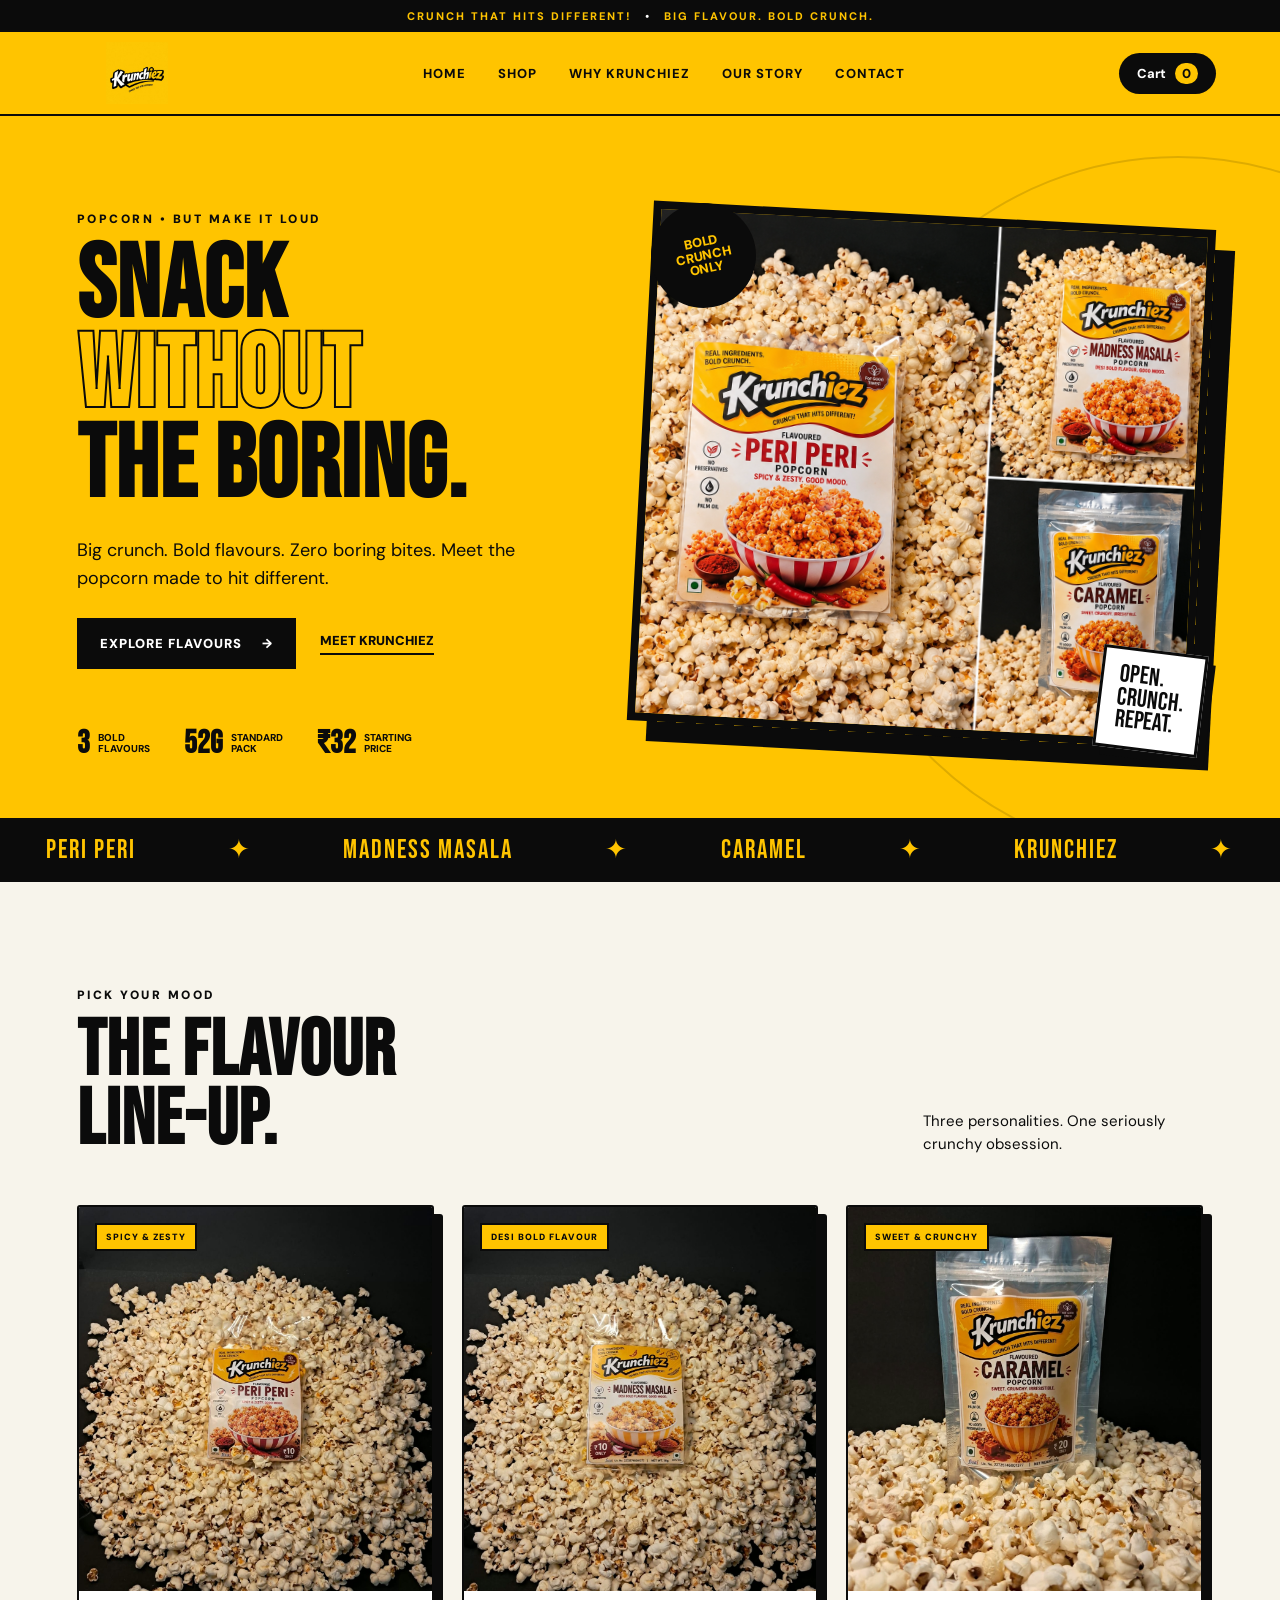
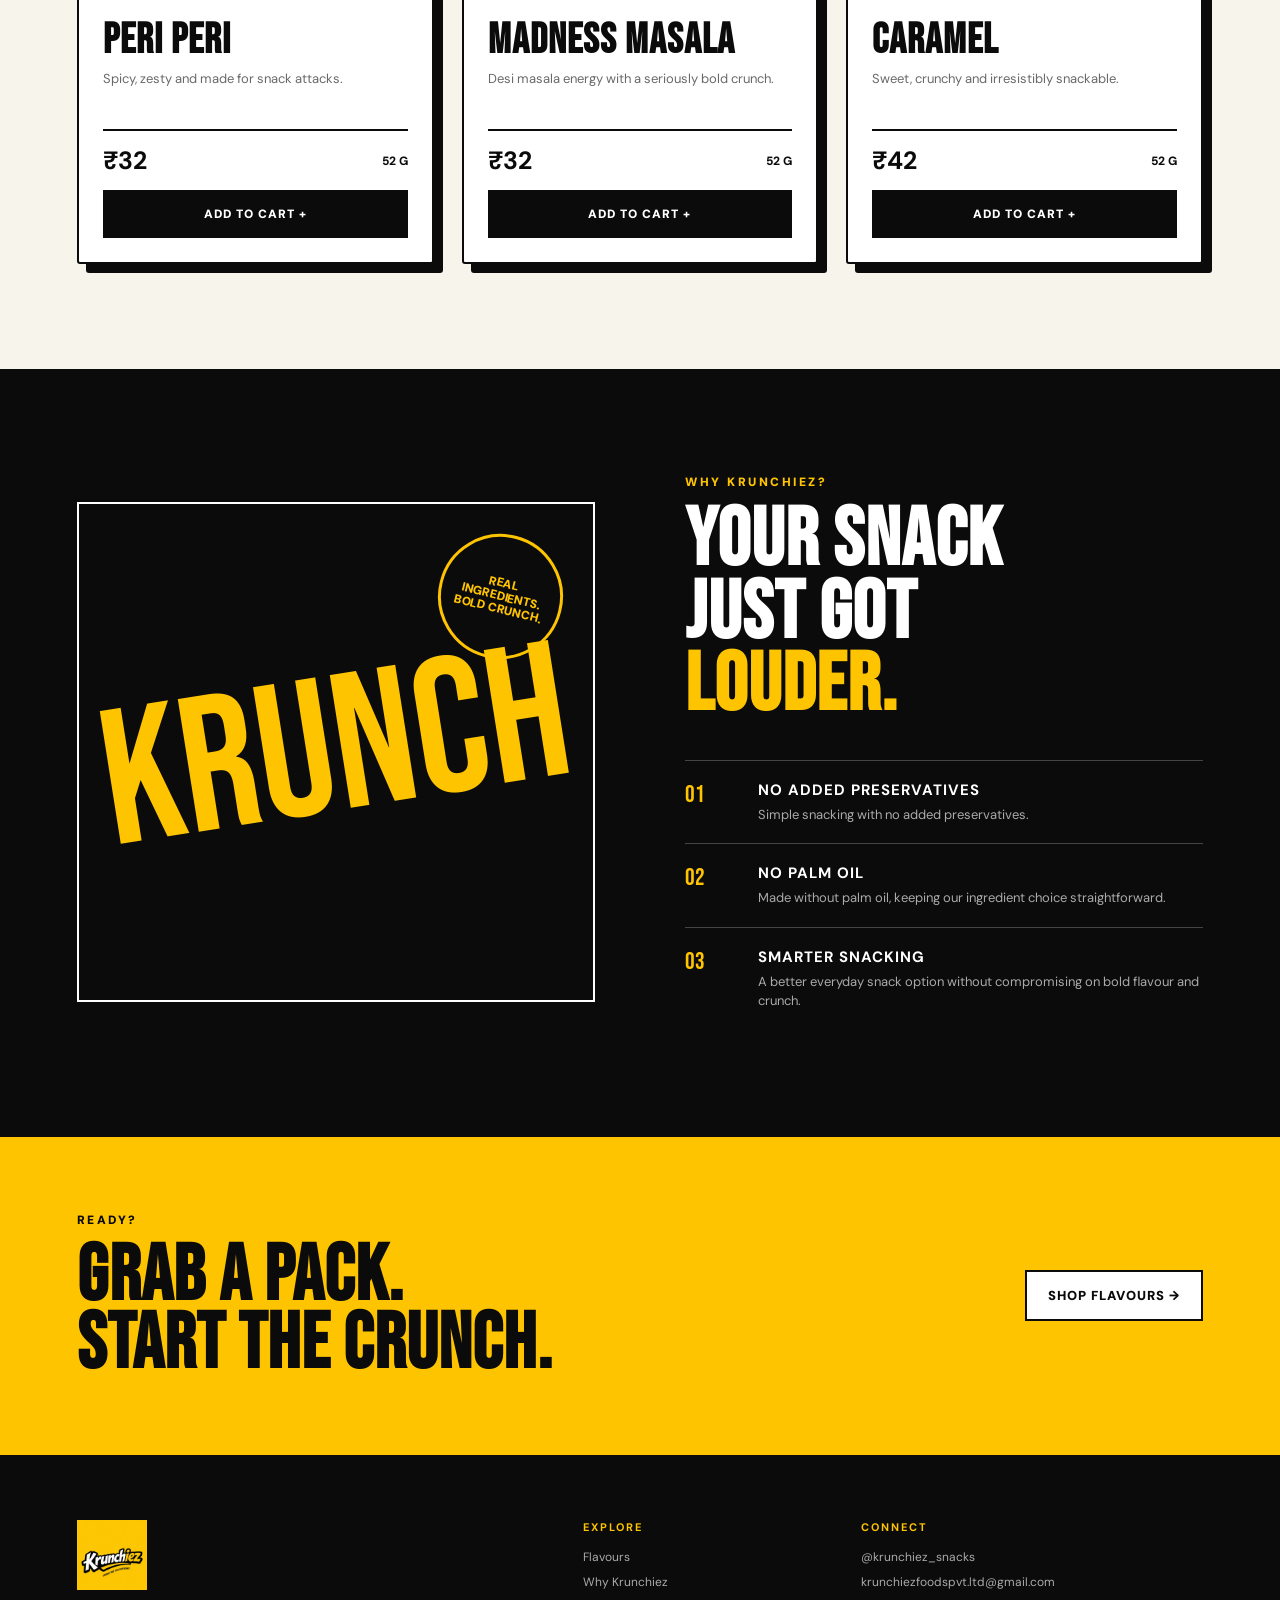
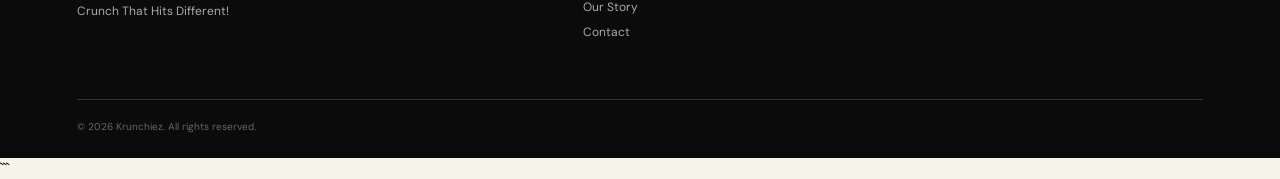
<file: index.html>
<!DOCTYPE html>
<html lang="en">
<head>
<meta charset="utf-8">
<meta name="viewport" content="width=device-width,initial-scale=1.0">
<meta name="description" content="Krunchiez — Crunch That Hits Different! Bold popcorn in Peri Peri, Madness Masala and Caramel.">
<title>Krunchiez | Crunch That Hits Different!</title>
<link rel="preconnect" href="https://fonts.googleapis.com">
<link rel="preconnect" href="https://fonts.gstatic.com" crossorigin>
<link href="https://fonts.googleapis.com/css2?family=Bebas+Neue&family=DM+Sans:wght@400;500;600;700;800&display=swap" rel="stylesheet">
<link rel="stylesheet" href="./style.css">
<script src="./script.js" defer></script>
</head>

<body>
<div class="topbar">CRUNCH THAT HITS DIFFERENT! <span>•</span> BIG FLAVOUR. BOLD CRUNCH.</div>

<header class="nav">
  <a class="brand" href="index.html">
    <img alt="Krunchiez logo" src="./assets/logo.jpg">
  </a>
  <nav>
    <a href="index.html">Home</a>
    <a href="shop.html">Shop</a>
    <a href="why.html">Why Krunchiez</a>
    <a href="story.html">Our Story</a>
    <a href="contact.html">Contact</a>
  </nav>
  <button class="cart-btn" id="openCart">Cart <span id="cartCount">0</span></button>
</header>

<main>
<section class="hero">
  <div class="hero-copy">
    <div class="eyebrow">POPCORN • BUT MAKE IT LOUD</div>
    <h1>SNACK<br><em>WITHOUT</em><br>THE BORING.</h1>
    <p>Big crunch. Bold flavours. Zero boring bites. Meet the popcorn made to hit different.</p>
    <div class="hero-actions">
      <a class="btn btn-dark" href="shop.html">Explore Flavours <span>→</span></a>
      <a class="text-link" href="story.html">Meet Krunchiez</a>
    </div>
    <div class="mini-proof">
      <div><strong>3</strong><span>bold<br>flavours</span></div>
      <div><strong>52g</strong><span>standard<br>pack</span></div>
      <div><strong>₹32</strong><span>starting<br>price</span></div>
    </div>
  </div>

  <div class="hero-art">
    <div class="burst">BOLD<br>CRUNCH<br>ONLY</div>
    <img alt="Krunchiez popcorn products" src="./assets/hero.png">
    <div class="floating-note">OPEN.<br>CRUNCH.<br>REPEAT.</div>
  </div>
</section>

<section class="ticker">
  <div>PERI PERI</div><div>✦</div>
  <div>MADNESS MASALA</div><div>✦</div>
  <div>CARAMEL</div><div>✦</div>
  <div>KRUNCHIEZ</div><div>✦</div>
</section>

<section class="products section">
  <div class="section-head">
    <div>
      <div class="eyebrow">PICK YOUR MOOD</div>
      <h2>THE FLAVOUR<br>LINE-UP.</h2>
    </div>
    <p>Three personalities. One seriously crunchy obsession.</p>
  </div>

  <div class="product-grid">
    <article class="product-card peri">
      <div class="flavour-tag">SPICY & ZESTY</div>
      <a class="product-image" href="product.html?product=peri-peri">
        <img alt="Krunchiez Peri Peri popcorn" src="./assets/peri-peri.jpg" loading="lazy">
      </a>
      <div class="product-info">
        <h3>PERI PERI</h3>
        <p>Spicy, zesty and made for snack attacks.</p>
        <div class="product-bottom"><strong>₹32</strong><span>52 g</span></div>
        <button class="add-btn" data-name="Peri Peri" data-price="32" data-weight="52 g">ADD TO CART +</button>
      </div>
    </article>

    <article class="product-card masala">
      <div class="flavour-tag">DESI BOLD FLAVOUR</div>
      <a class="product-image" href="product.html?product=madness-masala">
        <img alt="Krunchiez Madness Masala popcorn" src="./assets/madness-masala.jpg" loading="lazy">
      </a>
      <div class="product-info">
        <h3>MADNESS MASALA</h3>
        <p>Desi masala energy with a seriously bold crunch.</p>
        <div class="product-bottom"><strong>₹32</strong><span>52 g</span></div>
        <button class="add-btn" data-name="Madness Masala" data-price="32" data-weight="52 g">ADD TO CART +</button>
      </div>
    </article>

    <article class="product-card caramel">
      <div class="flavour-tag">SWEET & CRUNCHY</div>
      <a class="product-image" href="product.html?product=caramel">
        <img alt="Krunchiez Caramel popcorn" src="./assets/caramel.jpg" loading="lazy">
      </a>
      <div class="product-info">
        <h3>CARAMEL</h3>
        <p>Sweet, crunchy and irresistibly snackable.</p>
        <div class="product-bottom"><strong>₹42</strong><span>52 g</span></div>
        <button class="add-btn" data-name="Caramel" data-price="42" data-weight="52 g">ADD TO CART +</button>
      </div>
    </article>
  </div>
</section>

<section class="why section">
  <div class="why-visual">
    <div class="stamp">REAL<br>INGREDIENTS.<br>BOLD CRUNCH.</div>
    <div class="big-word">KRUNCH</div>
  </div>
  <div class="why-copy">
    <div class="eyebrow">WHY KRUNCHIEZ?</div>
    <h2>YOUR SNACK<br>JUST GOT<br><em>LOUDER.</em></h2>
    <div class="feature">
      <span>01</span>
      <div><h4>NO ADDED PRESERVATIVES</h4><p>Simple snacking with no added preservatives.</p></div>
    </div>
    <div class="feature">
      <span>02</span>
      <div><h4>NO PALM OIL</h4><p>Made without palm oil, keeping our ingredient choice straightforward.</p></div>
    </div>
    <div class="feature">
      <span>03</span>
      <div><h4>SMARTER SNACKING</h4><p>A better everyday snack option without compromising on bold flavour and crunch.</p></div>
    </div>
  </div>
</section>

<section class="cta">
  <div>
    <div class="eyebrow">READY?</div>
    <h2>GRAB A PACK.<br>START THE CRUNCH.</h2>
  </div>
  <a class="btn btn-light" href="shop.html">SHOP FLAVOURS →</a>
</section>
</main>

<footer>
  <div class="footer-brand">
    <img alt="Krunchiez" src="./assets/logo.jpg">
    <p>Crunch That Hits Different!</p>
  </div>
  <div>
    <h4>EXPLORE</h4>
    <a href="shop.html">Flavours</a>
    <a href="why.html">Why Krunchiez</a>
    <a href="story.html">Our Story</a>
    <a href="contact.html">Contact</a>
  </div>
  <div>
    <h4>CONNECT</h4>
    <a href="https://instagram.com/krunchiez_snacks" rel="noopener" target="_blank">@krunchiez_snacks</a>
    <a href="mailto:krunchiezfoodspvt.ltd@gmail.com">krunchiezfoodspvt.ltd@gmail.com</a>
  </div>
  <div class="footer-bottom">© 2026 Krunchiez. All rights reserved.</div>
</footer>

<aside class="cart-panel" id="cartPanel">
  <div class="cart-head">
    <h3>YOUR CART</h3>
    <button id="closeCart">×</button>
  </div>
  <div class="cart-items" id="cartItems">
    <p class="empty">Your cart is waiting for a crunch.</p>
  </div>
  <div class="cart-total"><span>TOTAL</span><strong id="cartTotal">₹0</strong></div>
  <button class="checkout-btn" id="checkoutBtn">CHECKOUT →</button>
  <p class="checkout-note">Secure checkout and delivery details come next.</p>
</aside>

<div class="overlay" id="overlay"></div>
<div class="toast" id="toast">Added to cart ✓</div>
</body>
</html>
```
</file>
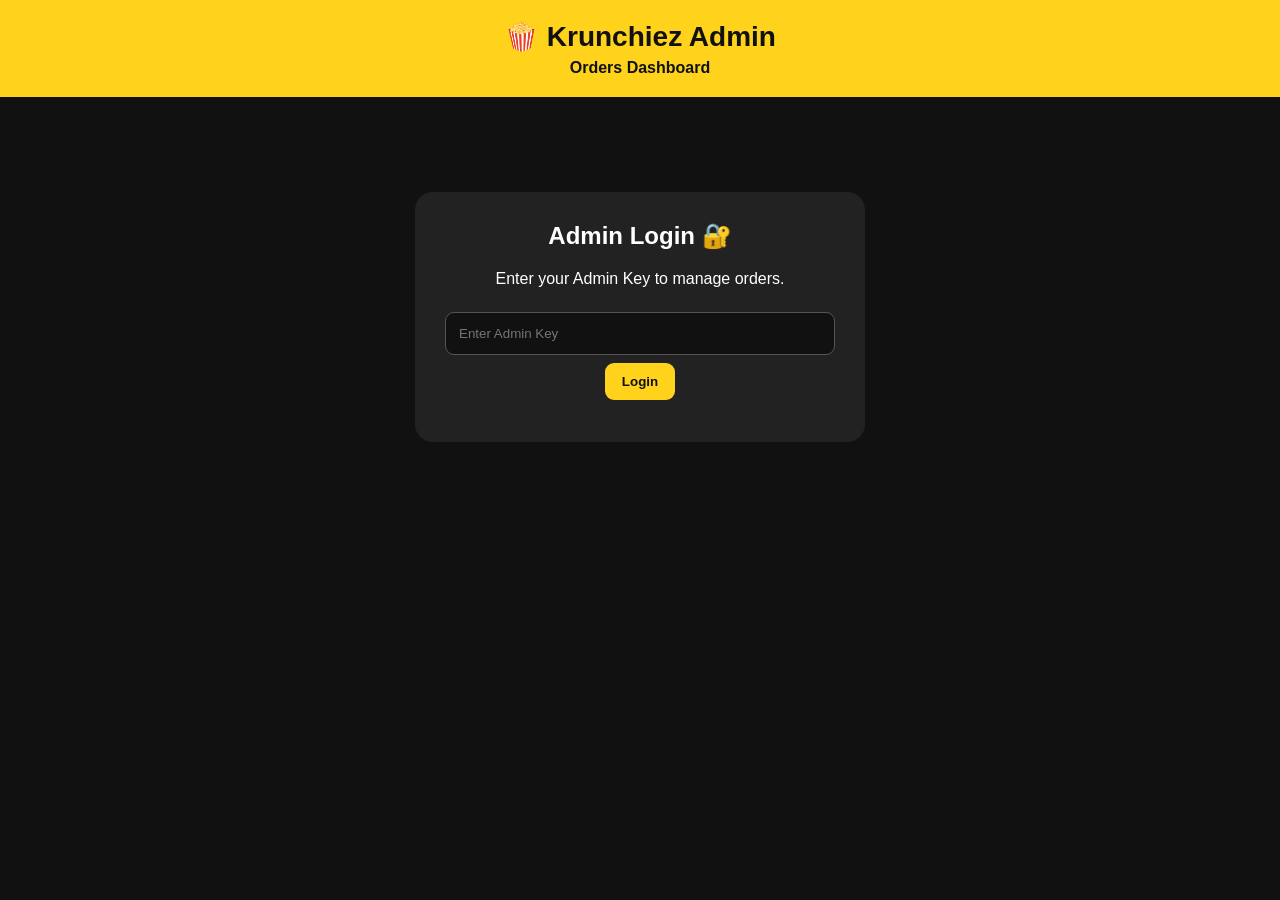
<file: admin.html>
<!DOCTYPE html>
<html lang="en">
<head>
  <meta charset="UTF-8">
  <meta name="viewport" content="width=device-width, initial-scale=1.0">

  <title>Krunchiez Admin Dashboard</title>

  <style>
    * {
      box-sizing: border-box;
    }

    body {
      margin: 0;
      font-family: Arial, sans-serif;
      background: #111;
      color: #fff;
    }

    header {
      background: #ffd21c;
      color: #111;
      padding: 20px;
      text-align: center;
    }

    header h1 {
      margin: 0;
      font-size: 28px;
    }

    header p {
      margin: 6px 0 0;
      font-weight: bold;
    }

    .container {
      width: 94%;
      max-width: 1300px;
      margin: auto;
      padding: 25px 0 50px;
    }

    /* LOGIN */

    .login-box {
      max-width: 450px;
      margin: 70px auto;
      background: #222;
      padding: 30px;
      border-radius: 18px;
      text-align: center;
    }

    .login-box h2 {
      margin-top: 0;
    }

    input,
    select {
      width: 100%;
      padding: 13px;
      margin: 8px 0;
      border-radius: 9px;
      border: 1px solid #555;
      background: #111;
      color: #fff;
      outline: none;
    }

    button {
      border: none;
      background: #ffd21c;
      color: #111;
      padding: 11px 17px;
      border-radius: 9px;
      font-weight: bold;
      cursor: pointer;
    }

    button:hover {
      opacity: 0.85;
    }

    .error {
      color: #ff7777;
      margin-top: 12px;
    }

    .hidden {
      display: none !important;
    }

    /* TOP BAR */

    .dashboard-top {
      display: flex;
      justify-content: space-between;
      align-items: center;
      gap: 15px;
      margin-bottom: 20px;
      flex-wrap: wrap;
    }

    .dashboard-top h2 {
      margin: 0;
    }

    .top-buttons {
      display: flex;
      gap: 10px;
      flex-wrap: wrap;
    }

    .logout-btn {
      background: #333;
      color: #fff;
    }

    /* STATS */

    .stats {
      display: grid;
      grid-template-columns: repeat(4, 1fr);
      gap: 15px;
      margin-bottom: 25px;
    }

    .stat {
      background: #222;
      padding: 20px;
      border-radius: 15px;
      border-left: 5px solid #ffd21c;
    }

    .stat-title {
      color: #aaa;
      font-size: 14px;
    }

    .stat-value {
      font-size: 28px;
      font-weight: bold;
      margin-top: 8px;
    }

    /* FILTERS */

    .filters {
      background: #222;
      padding: 18px;
      border-radius: 15px;
      margin-bottom: 20px;
    }

    .filters-grid {
      display: grid;
      grid-template-columns: 2fr 1fr 1fr;
      gap: 12px;
    }

    .refresh-info {
      color: #aaa;
      font-size: 13px;
      margin-top: 10px;
    }

    /* ORDERS */

    .orders {
      display: grid;
      gap: 15px;
    }

    .order {
      background: #222;
      border-radius: 15px;
      border-left: 5px solid #ffd21c;
      overflow: hidden;
    }

    .order-summary {
      padding: 18px;
      cursor: pointer;
    }

    .order-summary:hover {
      background: #292929;
    }

    .order-header {
      display: flex;
      justify-content: space-between;
      gap: 15px;
      align-items: center;
      flex-wrap: wrap;
    }

    .order-id {
      color: #ffd21c;
      font-size: 19px;
      font-weight: bold;
    }

    .order-time {
      color: #aaa;
      font-size: 13px;
    }

    .badges {
      display: flex;
      gap: 7px;
      flex-wrap: wrap;
      margin-top: 10px;
    }

    .badge {
      display: inline-block;
      padding: 6px 9px;
      border-radius: 7px;
      background: #333;
      font-size: 12px;
      font-weight: bold;
    }

    .details {
      display: none;
      padding: 0 18px 20px;
      border-top: 1px solid #333;
    }

    .details.open {
      display: block;
    }

    .detail-grid {
      display: grid;
      grid-template-columns: 1fr 1fr;
      gap: 12px;
      margin-top: 18px;
    }

    .detail-box {
      background: #171717;
      padding: 13px;
      border-radius: 9px;
    }

    .detail-label {
      color: #999;
      font-size: 12px;
      margin-bottom: 5px;
    }

    .detail-value {
      word-break: break-word;
    }

    .items-box {
      margin-top: 15px;
      background: #171717;
      padding: 15px;
      border-radius: 10px;
    }

    .item-row {
      display: flex;
      justify-content: space-between;
      gap: 15px;
      padding: 9px 0;
      border-bottom: 1px solid #333;
    }

    .item-row:last-child {
      border-bottom: none;
    }

    .total {
      font-size: 20px;
      font-weight: bold;
      color: #ffd21c;
      margin-top: 15px;
    }

    .management {
      margin-top: 18px;
      padding: 15px;
      background: #171717;
      border-radius: 10px;
    }

    .management-row {
      display: flex;
      align-items: center;
      gap: 10px;
      flex-wrap: wrap;
    }

    .management select {
      width: auto;
      min-width: 190px;
      margin: 0;
    }

    .save-status {
      color: #8cff8c;
      font-size: 13px;
    }

    .empty {
      text-align: center;
      padding: 50px 20px;
      background: #222;
      border-radius: 15px;
      color: #aaa;
    }

    .last-updated {
      color: #aaa;
      font-size: 13px;
    }

    /* MOBILE */

    @media (max-width: 800px) {

      .stats {
        grid-template-columns: repeat(2, 1fr);
      }

      .filters-grid {
        grid-template-columns: 1fr;
      }

      .detail-grid {
        grid-template-columns: 1fr;
      }
    }

    @media (max-width: 500px) {

      header h1 {
        font-size: 23px;
      }

      .stats {
        grid-template-columns: 1fr;
      }

      .container {
        width: 92%;
      }

      .management select {
        width: 100%;
      }

      .management button {
        width: 100%;
      }
    }
  </style>
</head>

<body>

<header>
  <h1>🍿 Krunchiez Admin</h1>
  <p>Orders Dashboard</p>
</header>

<div class="container">

  <!-- ========================= -->
  <!-- LOGIN -->
  <!-- ========================= -->

  <div id="loginBox" class="login-box">

    <h2>Admin Login 🔐</h2>

    <p>Enter your Admin Key to manage orders.</p>

    <input
      type="password"
      id="adminKey"
      placeholder="Enter Admin Key"
      autocomplete="off"
    >

    <button onclick="login()">
      Login
    </button>

    <div id="loginError" class="error"></div>

  </div>


  <!-- ========================= -->
  <!-- DASHBOARD -->
  <!-- ========================= -->

  <div id="dashboard" class="hidden">

    <div class="dashboard-top">

      <div>
        <h2>Orders</h2>

        <div class="last-updated">
          Last updated:
          <span id="lastUpdated">-</span>
        </div>
      </div>

      <div class="top-buttons">

        <button onclick="loadOrders(true)">
          🔄 Refresh
        </button>

        <button
          class="logout-btn"
          onclick="logout()"
        >
          Logout
        </button>

      </div>

    </div>


    <!-- ========================= -->
    <!-- STATS -->
    <!-- ========================= -->

    <div class="stats">

      <div class="stat">
        <div class="stat-title">
          Total Orders
        </div>

        <div
          class="stat-value"
          id="totalOrders"
        >
          0
        </div>
      </div>


      <div class="stat">
        <div class="stat-title">
          New Orders
        </div>

        <div
          class="stat-value"
          id="newOrders"
        >
          0
        </div>
      </div>


      <div class="stat">
        <div class="stat-title">
          Active Orders
        </div>

        <div
          class="stat-value"
          id="activeOrders"
        >
          0
        </div>
      </div>


      <div class="stat">
        <div class="stat-title">
          Order Value
        </div>

        <div
          class="stat-value"
          id="totalSales"
        >
          ₹0
        </div>
      </div>

    </div>


    <!-- ========================= -->
    <!-- FILTERS -->
    <!-- ========================= -->

    <div class="filters">

      <div class="filters-grid">

        <input
          type="text"
          id="searchInput"
          placeholder="🔎 Search order ID, name, phone or address..."
          oninput="applyFilters()"
        >


        <select
          id="statusFilter"
          onchange="applyFilters()"
        >
          <option value="all">
            All Order Status
          </option>

          <option value="new">
            New
          </option>

          <option value="confirmed">
            Confirmed
          </option>

          <option value="preparing">
            Preparing
          </option>

          <option value="shipped">
            Shipped
          </option>

          <option value="delivered">
            Delivered
          </option>

          <option value="cancelled">
            Cancelled
          </option>

        </select>


        <select
          id="paymentFilter"
          onchange="applyFilters()"
        >

          <option value="all">
            All Payment Status
          </option>

          <option value="pending">
            Pending
          </option>

          <option value="paid">
            Paid
          </option>

          <option value="failed">
            Failed
          </option>

          <option value="refunded">
            Refunded
          </option>

        </select>

      </div>


      <div class="refresh-info">
        Dashboard automatically refreshes every 30 seconds.
      </div>

    </div>


    <!-- ========================= -->
    <!-- ORDERS -->
    <!-- ========================= -->

    <div id="orders" class="orders"></div>

  </div>

</div>


<script>

const WORKER_URL =
  "https://krunchiez-backend.krunchiezfoodspvt-ltd.workers.dev";

let adminKey = "";
let allOrders = [];
let refreshTimer = null;


/* =========================
   LOGIN
========================= */

async function login() {

  const input =
    document.getElementById("adminKey");

  const error =
    document.getElementById("loginError");

  const key =
    input.value.trim();

  if (!key) {

    error.textContent =
      "Please enter your Admin Key.";

    return;
  }

  adminKey = key;

  error.textContent = "";

  await loadOrders(false, true);
}


/* =========================
   LOAD ORDERS
========================= */

async function loadOrders(
  showMessage = false,
  firstLogin = false
) {

  if (!adminKey) {
    return;
  }

  try {

    const response =
      await fetch(
        WORKER_URL + "/admin/orders",
        {
          method: "GET",

          headers: {
            "X-Admin-Key": adminKey
          }
        }
      );


    const data =
      await response.json();


    if (
      response.status === 401 ||
      !data.success
    ) {

      if (firstLogin) {

        document.getElementById(
          "loginError"
        ).textContent =
          "Invalid Admin Key.";

      } else {

        alert(
          "Admin authentication failed. Please login again."
        );

        logout();

      }

      return;
    }


    allOrders =
      Array.isArray(data.orders)
        ? data.orders
        : [];


    document.getElementById(
      "loginBox"
    ).classList.add("hidden");


    document.getElementById(
      "dashboard"
    ).classList.remove("hidden");


    updateStats();

    applyFilters();

    document.getElementById(
      "lastUpdated"
    ).textContent =
      new Date().toLocaleString();


    if (showMessage) {

      // Small visual feedback
      const button =
        document.querySelector(
          ".top-buttons button"
        );

      if (button) {

        const original =
          button.textContent;

        button.textContent =
          "✅ Updated";

        setTimeout(() => {
          button.textContent =
            original;
        }, 1200);
      }
    }


    startAutoRefresh();

  } catch (error) {

    console.error(error);

    if (firstLogin) {

      document.getElementById(
        "loginError"
      ).textContent =
        "Could not connect to the Krunchiez server.";

    } else {

      alert(
        "Could not refresh orders."
      );
    }
  }
}


/* =========================
   AUTO REFRESH
========================= */

function startAutoRefresh() {

  if (refreshTimer) {
    return;
  }

  refreshTimer =
    setInterval(() => {

      if (adminKey) {
        loadOrders(false);
      }

    }, 30000);
}


/* =========================
   LOGOUT
========================= */

function logout() {

  adminKey = "";
  allOrders = [];

  if (refreshTimer) {

    clearInterval(refreshTimer);

    refreshTimer = null;
  }


  document.getElementById(
    "dashboard"
  ).classList.add("hidden");


  document.getElementById(
    "loginBox"
  ).classList.remove("hidden");


  document.getElementById(
    "adminKey"
  ).value = "";


  document.getElementById(
    "loginError"
  ).textContent = "";


  document.getElementById(
    "orders"
  ).innerHTML = "";
}


/* =========================
   STATS
========================= */

function updateStats() {

  const total =
    allOrders.length;


  const newCount =
    allOrders.filter(
      order =>
        order.order_status === "new"
    ).length;


  const activeCount =
    allOrders.filter(
      order =>
        ![
          "delivered",
          "cancelled"
        ].includes(order.order_status)
    ).length;


  const sales =
    allOrders.reduce(
      (sum, order) =>
        sum +
        Number(order.total || 0),
      0
    );


  document.getElementById(
    "totalOrders"
  ).textContent =
    total;


  document.getElementById(
    "newOrders"
  ).textContent =
    newCount;


  document.getElementById(
    "activeOrders"
  ).textContent =
    activeCount;


  document.getElementById(
    "totalSales"
  ).textContent =
    "₹" + sales;
}


/* =========================
   FILTERS
========================= */

function applyFilters() {

  const search =
    document.getElementById(
      "searchInput"
    ).value
      .trim()
      .toLowerCase();


  const status =
    document.getElementById(
      "statusFilter"
    ).value;


  const payment =
    document.getElementById(
      "paymentFilter"
    ).value;


  const filtered =
    allOrders.filter(order => {

      const searchable =
        [
          order.order_id,
          order.customer_name,
          order.customer_phone,
          order.customer_address
        ]
          .join(" ")
          .toLowerCase();


      const searchMatch =
        !search ||
        searchable.includes(search);


      const statusMatch =
        status === "all" ||
        order.order_status === status;


      const paymentMatch =
        payment === "all" ||
        order.payment_status === payment;


      return (
        searchMatch &&
        statusMatch &&
        paymentMatch
      );

    });


  displayOrders(filtered);
}


/* =========================
   DISPLAY ORDERS
========================= */

function displayOrders(orders) {

  const container =
    document.getElementById(
      "orders"
    );


  container.innerHTML = "";


  if (
    !orders ||
    orders.length === 0
  ) {

    container.innerHTML =
      `
      <div class="empty">
        <h3>No orders found 🍿</h3>
        <p>
          Try changing your search or filters.
        </p>
      </div>
      `;

    return;
  }


  orders.forEach(order => {

    const card =
      document.createElement(
        "div"
      );

    card.className =
      "order";


    const summary =
      document.createElement(
        "div"
      );

    summary.className =
      "order-summary";


    const header =
      document.createElement(
        "div"
      );

    header.className =
      "order-header";


    const idBox =
      document.createElement(
        "div"
      );


    idBox.innerHTML =
      `
      <div class="order-id">
        ${escapeHTML(order.order_id)}
      </div>

      <div class="order-time">
        ${escapeHTML(formatDate(order.created_at))}
      </div>
      `;


    const badgeBox =
      document.createElement(
        "div"
      );

    badgeBox.className =
      "badges";


    const statusBadge =
      document.createElement(
        "span"
      );

    statusBadge.className =
      "badge";

    statusBadge.textContent =
      "Order: " +
      formatStatus(order.order_status);


    const paymentBadge =
      document.createElement(
        "span"
      );

    paymentBadge.className =
      "badge";

    paymentBadge.textContent =
      "Payment: " +
      formatStatus(order.payment_status);


    badgeBox.appendChild(
      statusBadge
    );

    badgeBox.appendChild(
      paymentBadge
    );


    header.appendChild(
      idBox
    );

    header.appendChild(
      badgeBox
    );


    summary.appendChild(
      header
    );


    const details =
      document.createElement(
        "div"
      );

    details.className =
      "details";


    details.innerHTML =
      buildOrderDetails(order);


    summary.addEventListener(
      "click",
      () => {

        details.classList.toggle(
          "open"
        );

      }
    );


    card.appendChild(
      summary
    );

    card.appendChild(
      details
    );


    container.appendChild(
      card
    );

  });
}


/* =========================
   ORDER DETAILS
========================= */

function buildOrderDetails(order) {

  let itemsHTML = "";

  try {

    const items =
      JSON.parse(
        order.items || "[]"
      );


    if (
      Array.isArray(items) &&
      items.length
    ) {

      items.forEach(item => {

        const name =
          item.name ||
          "Product";


        const quantity =
          Number(
            item.quantity || 1
          );


        const price =
          Number(
            item.price || 0
          );


        const lineTotal =
          price * quantity;


        itemsHTML +=
          `
          <div class="item-row">

            <span>
              ${escapeHTML(name)}
              × ${quantity}
            </span>

            <span>
              ₹${lineTotal}
            </span>

          </div>
          `;

      });

    } else {

      itemsHTML =
        "<p>No item information.</p>";
    }

  } catch {

    itemsHTML =
      `
      <p>
        ${escapeHTML(order.items || "")}
      </p>
      `;
  }


  return `
    <div class="detail-grid">

      <div class="detail-box">

        <div class="detail-label">
          CUSTOMER
        </div>

        <div class="detail-value">
          ${escapeHTML(order.customer_name)}
        </div>

      </div>


      <div class="detail-box">

        <div class="detail-label">
          PHONE
        </div>

        <div class="detail-value">
          ${escapeHTML(order.customer_phone)}
        </div>

      </div>


      <div class="detail-box">

        <div class="detail-label">
          ADDRESS
        </div>

        <div class="detail-value">
          ${escapeHTML(order.customer_address)}
        </div>

      </div>


      <div class="detail-box">

        <div class="detail-label">
          ORDER ID
        </div>

        <div class="detail-value">
          ${escapeHTML(order.order_id)}
        </div>

      </div>

    </div>


    <div class="items-box">

      <strong>🍿 Ordered Items</strong>

      ${itemsHTML}

      <div class="total">
        Total: ₹${Number(order.total || 0)}
      </div>

    </div>


    <div class="management">

      <strong>
        Manage Order
      </strong>

      <div class="management-row">

        <select
          id="status-${escapeHTML(order.order_id)}"
          onchange="changeStatus(
            '${escapeJS(order.order_id)}',
            this.value,
            this
          )"
        >

          ${statusOptions(order.order_status)}

        </select>

        <span
          class="save-status"
          id="save-${escapeHTML(order.order_id)}"
        ></span>

      </div>

    </div>
  `;
}


/* =========================
   STATUS OPTIONS
========================= */

function statusOptions(current) {

  const statuses = [
    ["new", "New"],
    ["confirmed", "Confirmed"],
    ["preparing", "Preparing"],
    ["shipped", "Shipped"],
    ["delivered", "Delivered"],
    ["cancelled", "Cancelled"]
  ];


  return statuses
    .map(status => {

      return `
        <option
          value="${status[0]}"
          ${status[0] === current ? "selected" : ""}
        >
          ${status[1]}
        </option>
      `;

    })
    .join("");
}


/* =========================
   CHANGE STATUS
========================= */

async function changeStatus(
  orderId,
  newStatus,
  selectElement
) {

  if (!adminKey) {
    return;
  }


  const saveMessage =
    document.getElementById(
      "save-" + orderId
    );


  if (saveMessage) {

    saveMessage.textContent =
      "Saving...";
  }


  try {

    const response =
      await fetch(
        WORKER_URL +
        "/admin/update-status",
        {
          method: "POST",

          headers: {
            "Content-Type":
              "application/json",

            "X-Admin-Key":
              adminKey
          },

          body: JSON.stringify({
            order_id: orderId,
            status: newStatus
          })
        }
      );


    const data =
      await response.json();


    if (
      !response.ok ||
      !data.success
    ) {

      throw new Error(
        data.message ||
        "Could not update status."
      );
    }


    // Update local order
    const order =
      allOrders.find(
        item =>
          item.order_id === orderId
      );


    if (order) {
      order.order_status =
        newStatus;
    }


    updateStats();

    applyFilters();


    if (saveMessage) {

      saveMessage.textContent =
        "✓ Saved";

      setTimeout(() => {

        if (saveMessage) {
          saveMessage.textContent =
            "";
        }

      }, 2000);
    }


  } catch (error) {

    console.error(error);

    alert(
      "Could not update order status."
    );

    // Restore previous data
    await loadOrders(false);
  }
}


/* =========================
   FORMAT STATUS
========================= */

function formatStatus(status) {

  if (!status) {
    return "Unknown";
  }


  return status
    .charAt(0)
    .toUpperCase() +
    status
      .slice(1)
      .replace(/_/g, " ");
}


/* =========================
   FORMAT DATE
========================= */

function formatDate(date) {

  if (!date) {
    return "Unknown time";
  }


  try {

    return new Date(
      date
    ).toLocaleString();

  } catch {

    return date;
  }
}


/* =========================
   ESCAPE HTML
========================= */

function escapeHTML(value) {

  return String(
    value ?? ""
  )
    .replace(
      /&/g,
      "&amp;"
    )
    .replace(
      /</g,
      "&lt;"
    )
    .replace(
      />/g,
      "&gt;"
    )
    .replace(
      /"/g,
      "&quot;"
    )
    .replace(
      /'/g,
      "&#039;"
    );
}


/* =========================
   ESCAPE JAVASCRIPT
========================= */

function escapeJS(value) {

  return String(
    value ?? ""
  )
    .replace(
      /\\/g,
      "\\\\"
    )
    .replace(
      /'/g,
      "\\'"
    )
    .replace(
      /"/g,
      '\\"'
    );
}

</script>

</body>
</html>
</file>
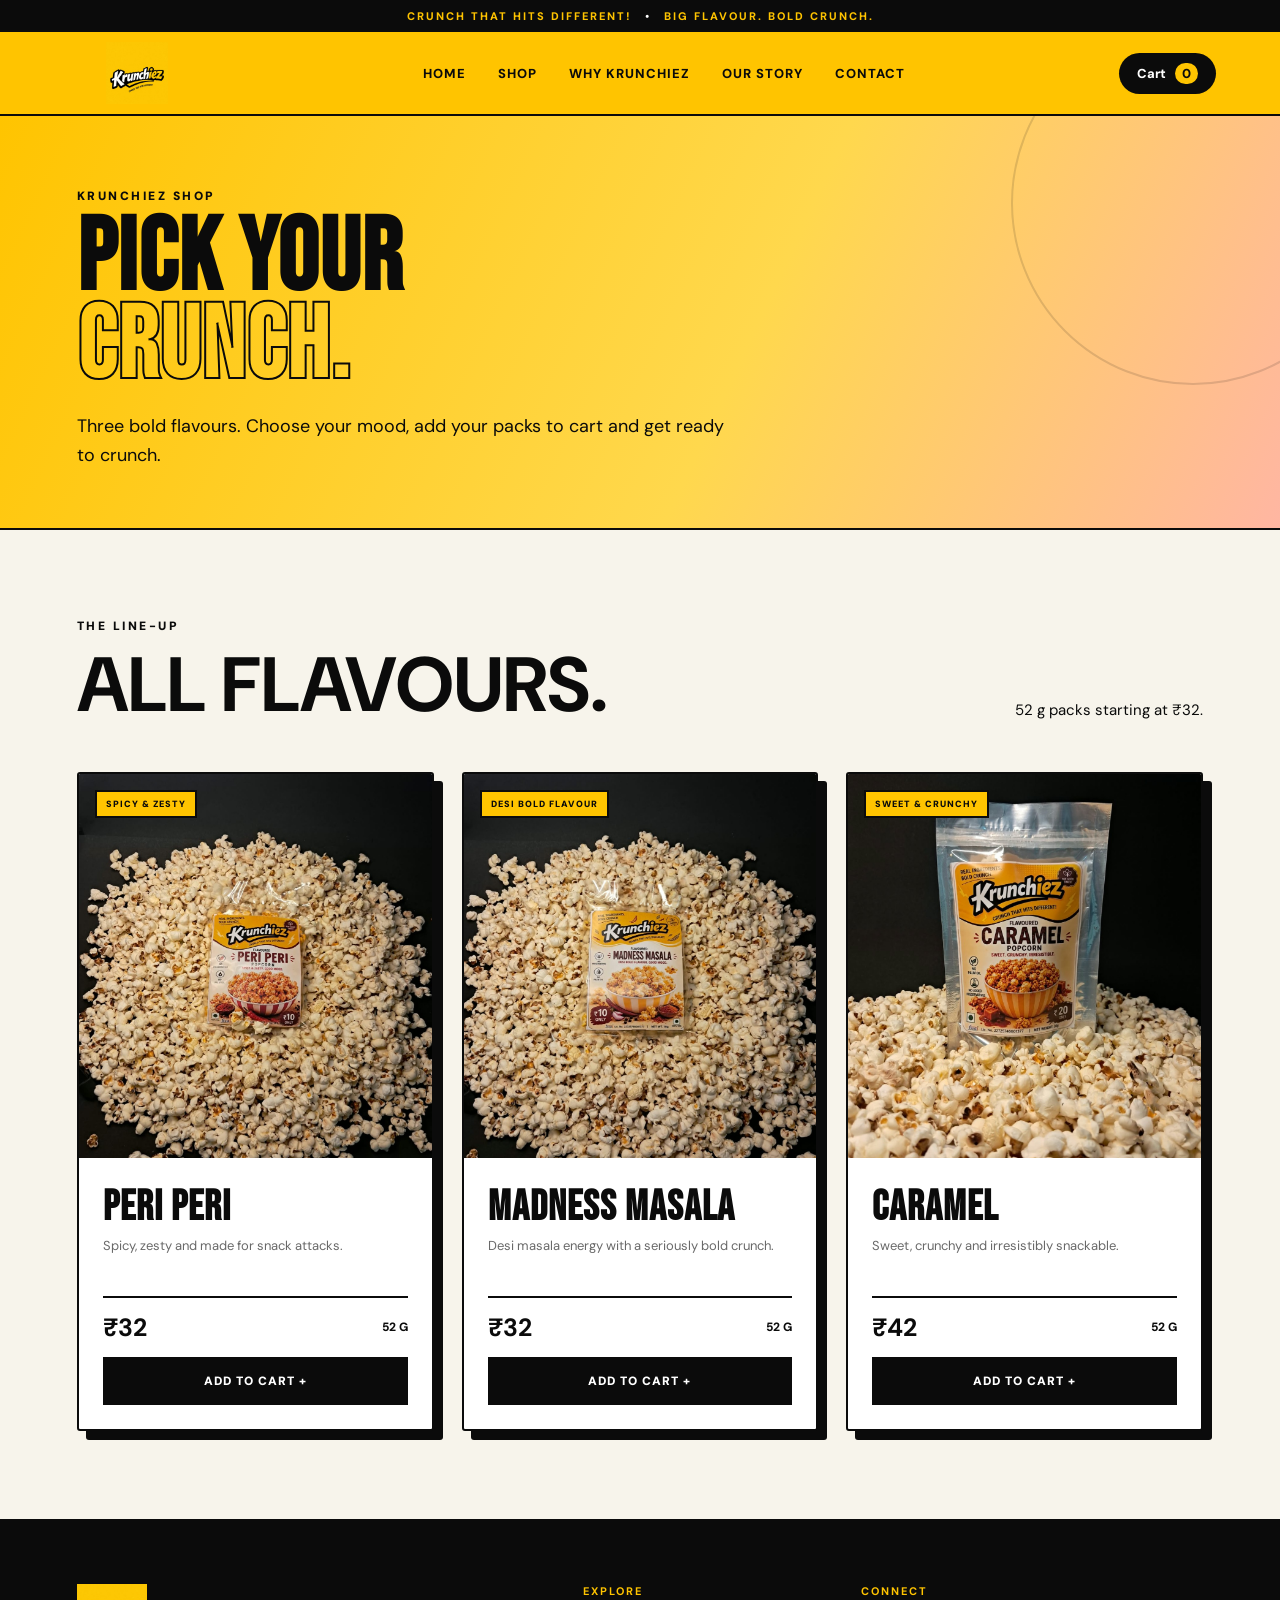
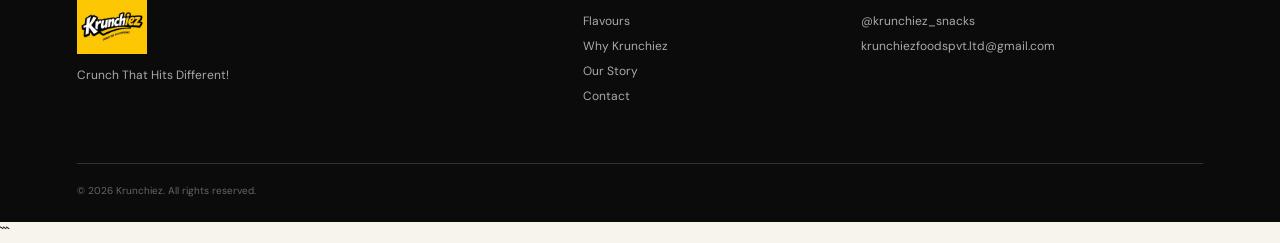
<file: checkout.html>
<!doctype html>
<html lang="en">
<head>
  <meta charset="utf-8">
  <meta name="viewport" content="width=device-width,initial-scale=1.0">
  <meta name="description" content="Krunchiez — Crunch That Hits Different! Bold popcorn in Peri Peri, Madness Masala and Caramel.">
  <title>Checkout | Krunchiez</title>

  <link rel="preconnect" href="https://fonts.googleapis.com">
  <link rel="preconnect" href="https://fonts.gstatic.com" crossorigin>
  <link href="https://fonts.googleapis.com/css2?family=Bebas+Neue&family=DM+Sans:wght@400;500;600;700;800&display=swap" rel="stylesheet">

  <link rel="stylesheet" href="./style.css">
  <script src="./script.js" defer></script>

  <style>
    /* Checkout logo fixes */
    .nav .brand img {
      display: block;
      width: 150px;
      max-width: 100%;
      height: auto;
      object-fit: contain;
    }

    .footer-brand img {
      display: block;
      width: 150px;
      max-width: 100%;
      height: auto;
      object-fit: contain;
    }
  </style>
</head>

<body>
  <div class="topbar">
    CRUNCH THAT HITS DIFFERENT!
    <span>•</span>
    BIG FLAVOUR. BOLD CRUNCH.
  </div>

  <!-- HEADER -->
  <header class="nav">
    <a class="brand" href="index.html">
      <img src="./assets/logo.jpg" alt="Krunchiez logo">
    </a>

    <nav>
      <a href="index.html">Home</a>
      <a href="shop.html">Shop</a>
      <a href="why.html">Why Krunchiez</a>
      <a href="story.html">Our Story</a>
      <a href="contact.html">Contact</a>
    </nav>

    <button class="cart-btn" id="openCart">
      Cart <span id="cartCount">0</span>
    </button>
  </header>

  <main>
    <!-- CHECKOUT HERO -->
    <section class="page-hero">
      <div class="eyebrow">KRUNCHIEZ CHECKOUT</div>
      <h1>GRAB YOUR<br><em>PACKS.</em></h1>
      <p>Enter your details and place your order.</p>
    </section>

    <!-- CHECKOUT FORM AND ORDER SUMMARY -->
    <section class="page-content">
      <div class="checkout-layout">

        <div class="checkout-box">
          <form id="checkoutPageForm">

            <label>
              Name
              <input
                id="customerName"
                required
                placeholder="Your name"
              >
            </label>

            <label>
              Phone
              <input
                id="customerPhone"
                required
                inputmode="numeric"
                maxlength="10"
                placeholder="10-digit mobile number"
              >
            </label>

            <label>
              Delivery Address
              <textarea
                id="customerAddress"
                required
                placeholder="House / street / area / city / pincode"
              ></textarea>
            </label>

            <button
              class="btn btn-dark"
              type="submit"
              style="width:100%"
            >
              PLACE ORDER →
            </button>

            <p class="checkout-help">
              Your order will be sent to Krunchiez for processing.
            </p>

          </form>
        </div>

        <div class="order-summary">
          <h3>ORDER SUMMARY</h3>

          <div id="checkoutItems"></div>

          <div
            class="order-summary-row"
            style="font-size:20px;font-weight:900;border-top:2px solid #555;margin-top:20px"
          >
            <span>TOTAL</span>
            <strong id="checkoutTotal">₹0</strong>
          </div>
        </div>

      </div>
    </section>
  </main>

  <!-- FOOTER -->
  <footer>
    <div class="footer-brand">
      <img src="./assets/logo.jpg" alt="Krunchiez logo">
      <p>Crunch That Hits Different!</p>
    </div>

    <div>
      <h4>EXPLORE</h4>
      <a href="shop.html">Flavours</a>
      <a href="why.html">Why Krunchiez</a>
      <a href="story.html">Our Story</a>
      <a href="contact.html">Contact</a>
    </div>

    <div>
      <h4>CONNECT</h4>
      <a
        href="https://instagram.com/krunchiez_snacks"
        rel="noopener"
        target="_blank"
      >@krunchiez_snacks</a>

      <a href="mailto:krunchiezfoodspvt.ltd@gmail.com">
        krunchiezfoodspvt.ltd@gmail.com
      </a>
    </div>

    <div class="footer-bottom">
      © 2026 Krunchiez. All rights reserved.
    </div>
  </footer>

  <!-- EXISTING CART DRAWER -->
  <aside class="cart-panel" id="cartPanel">
    <div class="cart-head">
      <h3>YOUR CART</h3>
      <button id="closeCart">×</button>
    </div>

    <div class="cart-items" id="cartItems">
      <p class="empty">Your cart is waiting for a crunch.</p>
    </div>

    <div class="cart-total">
      <span>TOTAL</span>
      <strong id="cartTotal">₹0</strong>
    </div>

    <button class="checkout-btn" id="checkoutBtn">
      CHECKOUT →
    </button>

    <p class="checkout-note">
      Secure checkout and delivery details come next.
    </p>
  </aside>

  <div class="overlay" id="overlay"></div>
  <div class="toast" id="toast">Added to cart ✓</div>

</body>
</html>
</file>
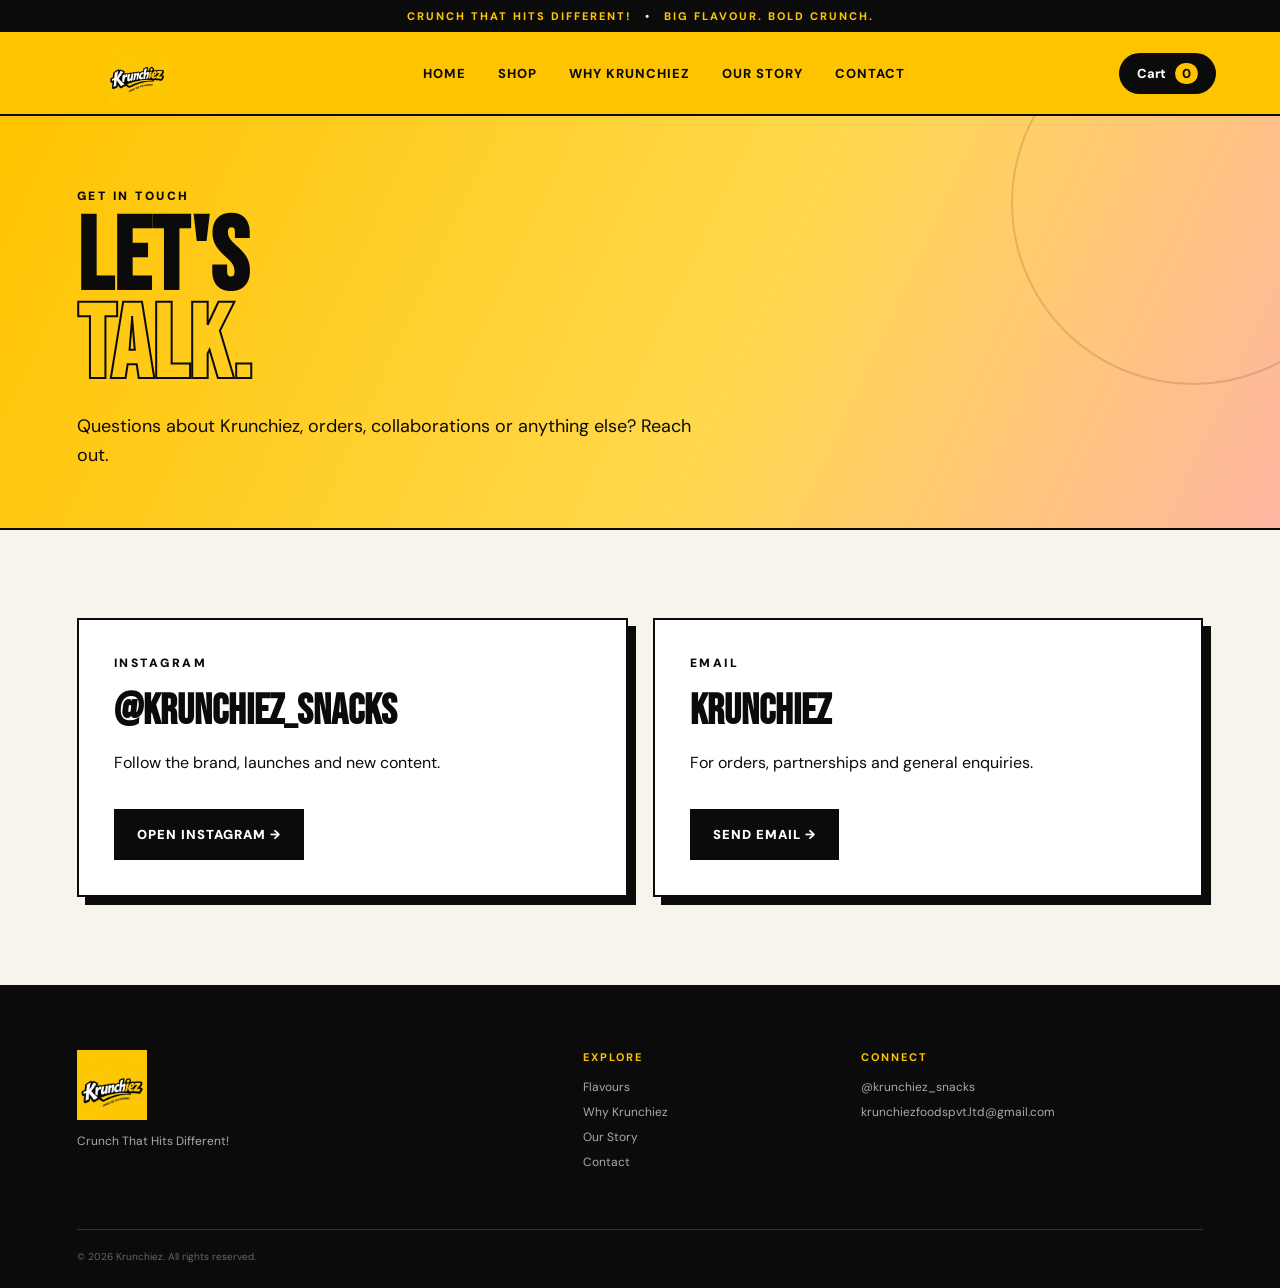
<file: contact.html>
<!doctype html><html lang="en"><head><meta charset="utf-8"><meta name="viewport" content="width=device-width,initial-scale=1.0"><meta name="description" content="Krunchiez — Crunch That Hits Different! Bold popcorn in Peri Peri, Madness Masala and Caramel."><title>Contact | Krunchiez</title><link rel="preconnect" href="https://fonts.googleapis.com"><link rel="preconnect" href="https://fonts.gstatic.com" crossorigin><link href="https://fonts.googleapis.com/css2?family=Bebas+Neue&family=DM+Sans:wght@400;500;600;700;800&display=swap" rel="stylesheet"><link rel="stylesheet" href="./style.css"><script src="./script.js" defer></script></head><body><div class="topbar">CRUNCH THAT HITS DIFFERENT! <span>•</span> BIG FLAVOUR. BOLD CRUNCH.</div><header class="nav"><a class="brand" href="index.html"><img alt="Krunchiez logo" src="./assets/logo.jpg"></a><nav><a href="index.html">Home</a><a href="shop.html">Shop</a><a href="why.html">Why Krunchiez</a><a href="story.html">Our Story</a><a href="contact.html">Contact</a></nav><button class="cart-btn" id="openCart">Cart <span id="cartCount">0</span></button></header><main><section class="page-hero"><div class="eyebrow">GET IN TOUCH</div><h1>LET'S<br><em>TALK.</em></h1><p>Questions about Krunchiez, orders, collaborations or anything else? Reach out.</p></section><section class="page-content"><div class="contact-grid"><div class="contact-card"><div class="eyebrow">INSTAGRAM</div><h3>@KRUNCHIEZ_SNACKS</h3><p>Follow the brand, launches and new content.</p><br><a class="btn btn-dark" href="https://instagram.com/krunchiez_snacks" target="_blank" rel="noopener">OPEN INSTAGRAM →</a></div><div class="contact-card"><div class="eyebrow">EMAIL</div><h3>KRUNCHIEZ</h3><p>For orders, partnerships and general enquiries.</p><br><a class="btn btn-dark" href="mailto:krunchiezfoodspvt.ltd@gmail.com">SEND EMAIL →</a></div></div></section></main><footer><div class="footer-brand"><img alt="Krunchiez" src="./assets/logo.jpg"><p>Crunch That Hits Different!</p></div><div><h4>EXPLORE</h4><a href="shop.html">Flavours</a><a href="why.html">Why Krunchiez</a><a href="story.html">Our Story</a><a href="contact.html">Contact</a></div><div><h4>CONNECT</h4><a href="https://instagram.com/krunchiez_snacks" rel="noopener" target="_blank">@krunchiez_snacks</a><a href="mailto:krunchiezfoodspvt.ltd@gmail.com">krunchiezfoodspvt.ltd@gmail.com</a></div><div class="footer-bottom">© 2026 Krunchiez. All rights reserved.</div></footer><aside class="cart-panel" id="cartPanel"><div class="cart-head"><h3>YOUR CART</h3><button id="closeCart">×</button></div><div class="cart-items" id="cartItems"><p class="empty">Your cart is waiting for a crunch.</p></div><div class="cart-total"><span>TOTAL</span><strong id="cartTotal">₹0</strong></div><button class="checkout-btn" id="checkoutBtn">CHECKOUT →</button><p class="checkout-note">Secure checkout and delivery details come next.</p></aside><div class="overlay" id="overlay"></div><div class="toast" id="toast">Added to cart ✓</div></body></html>
</file>
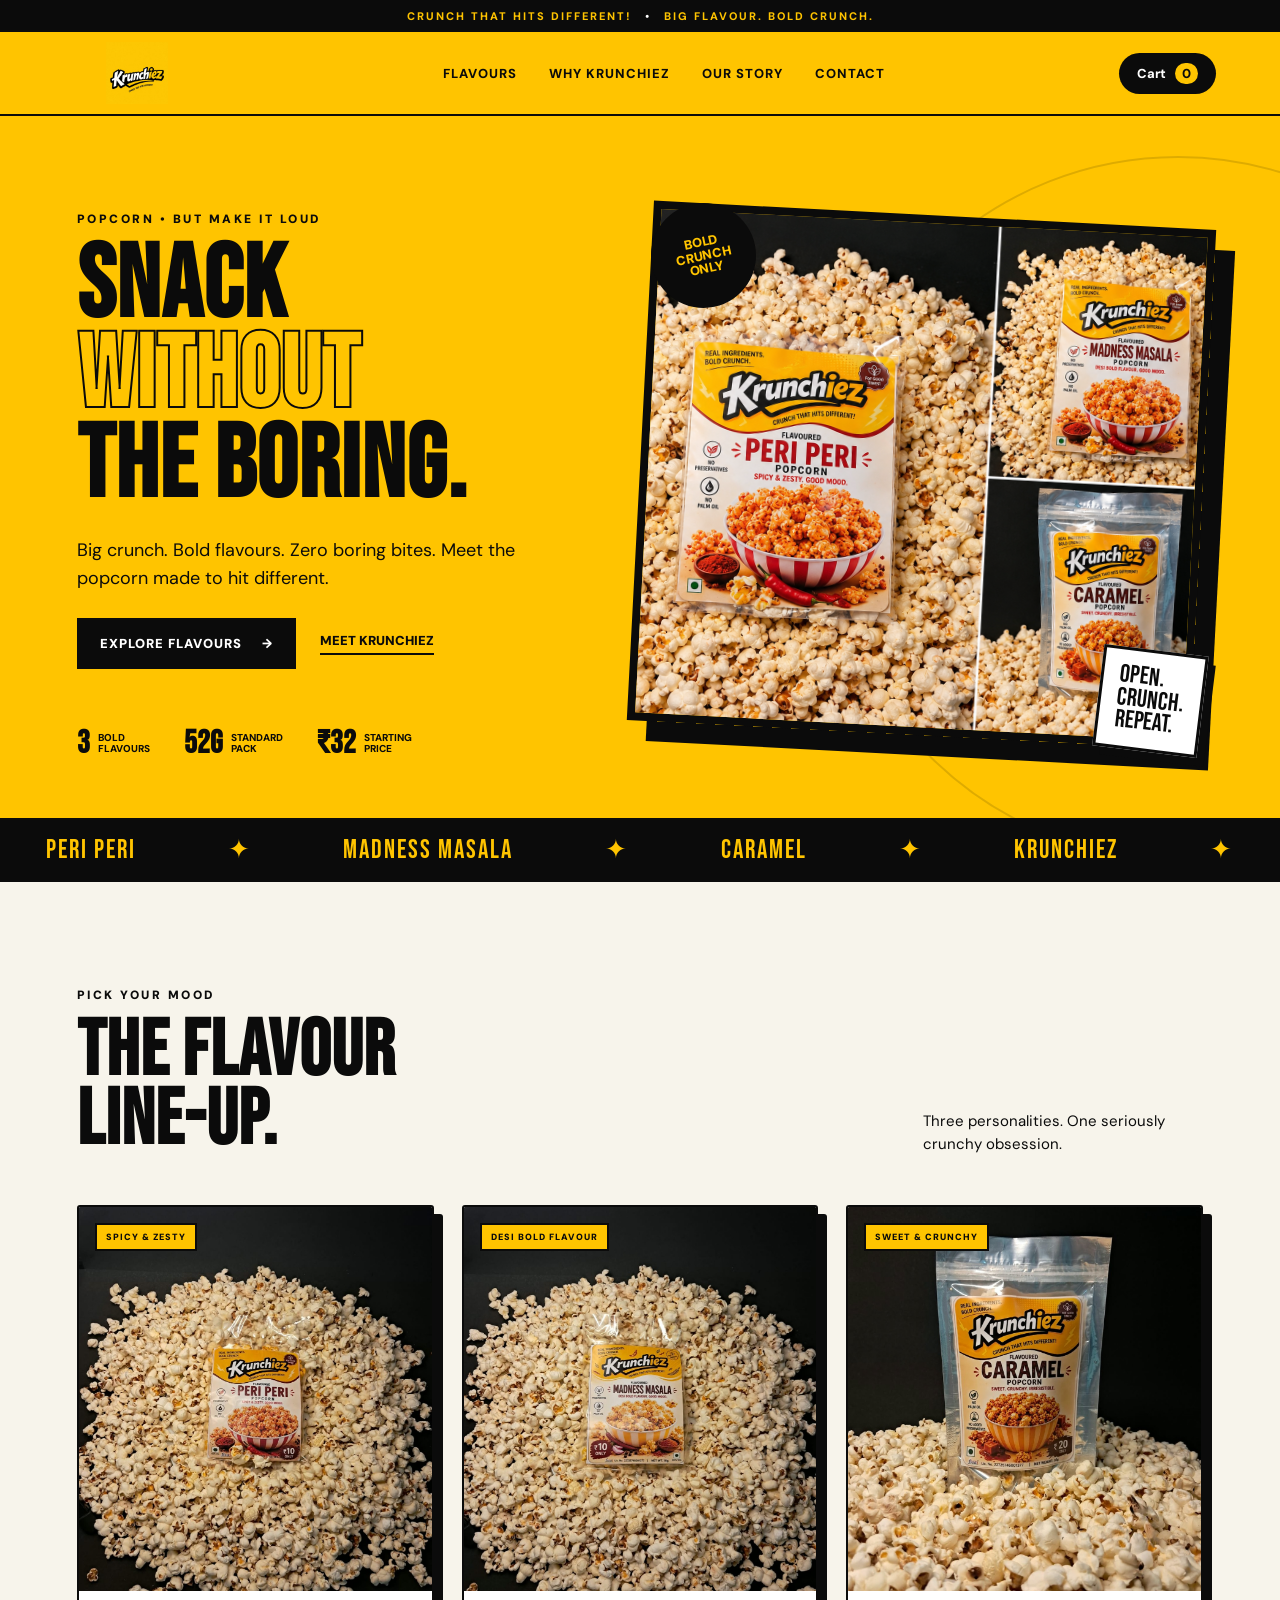
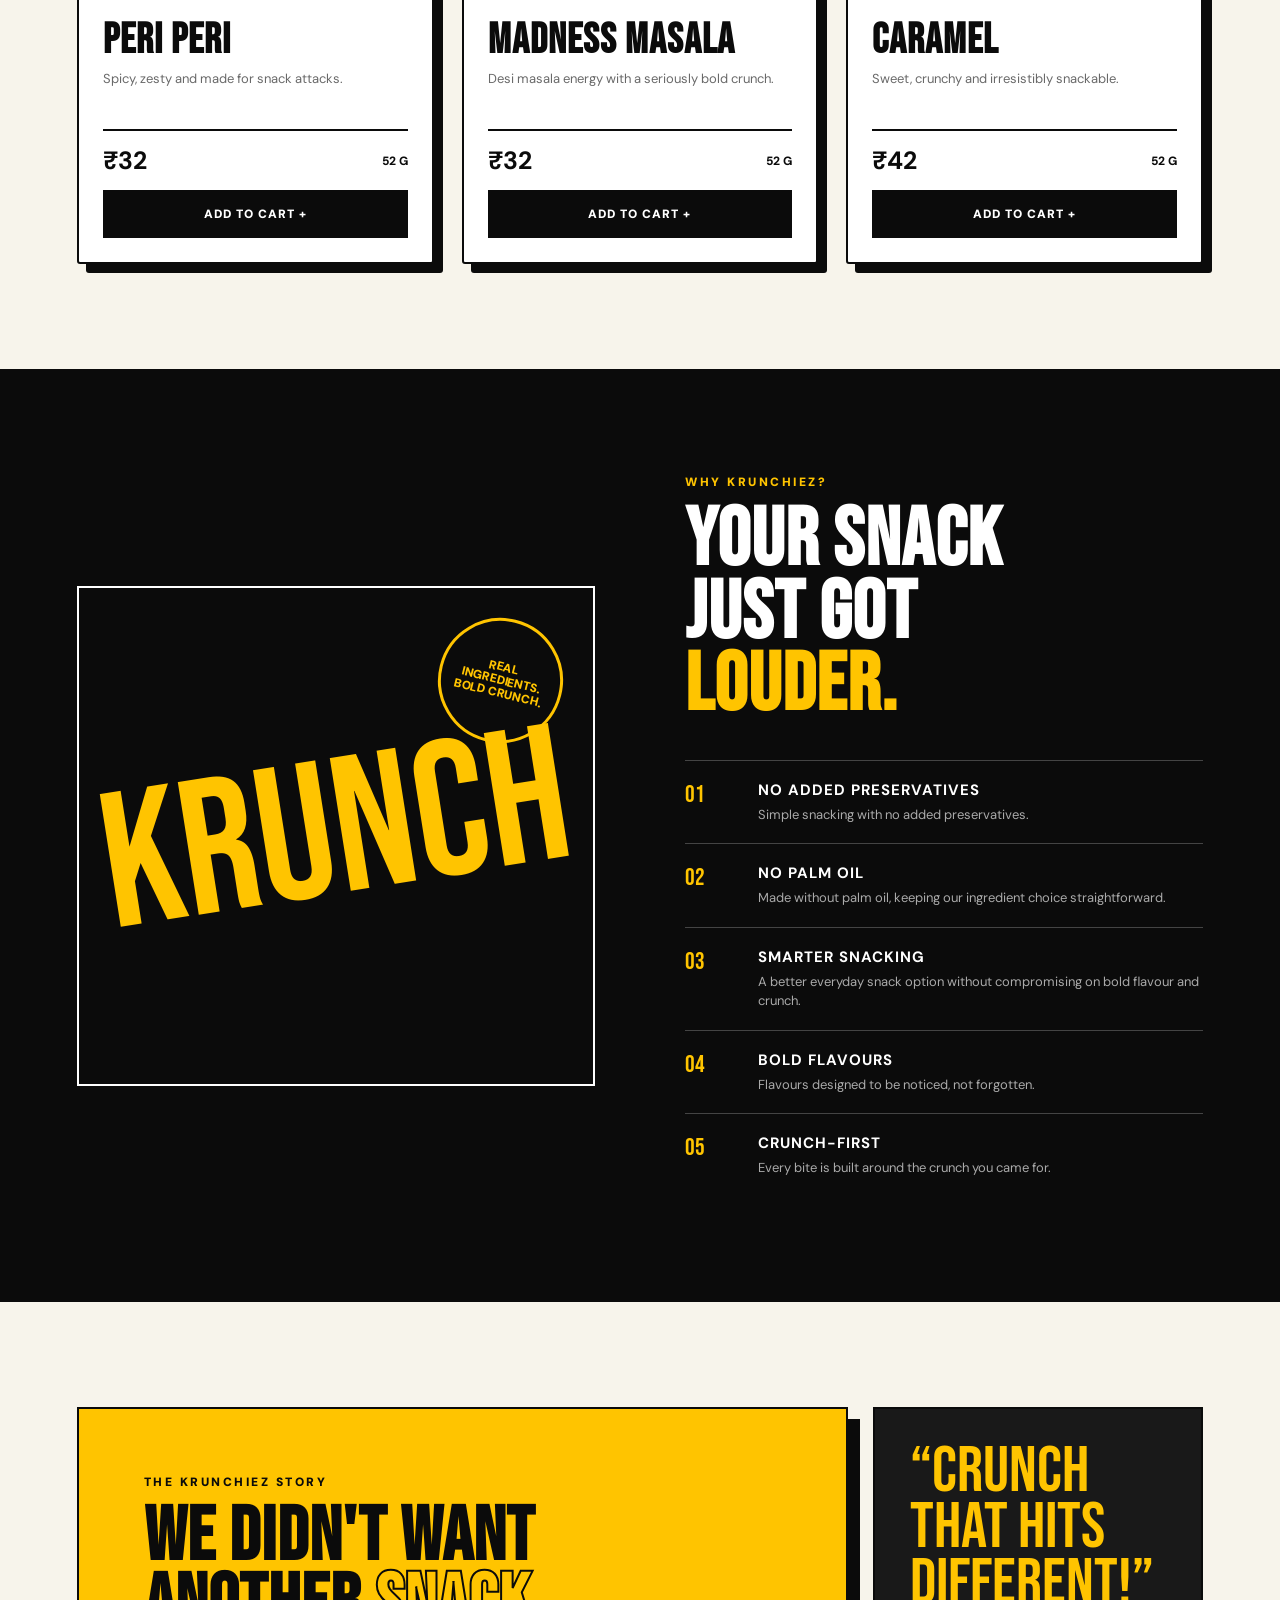
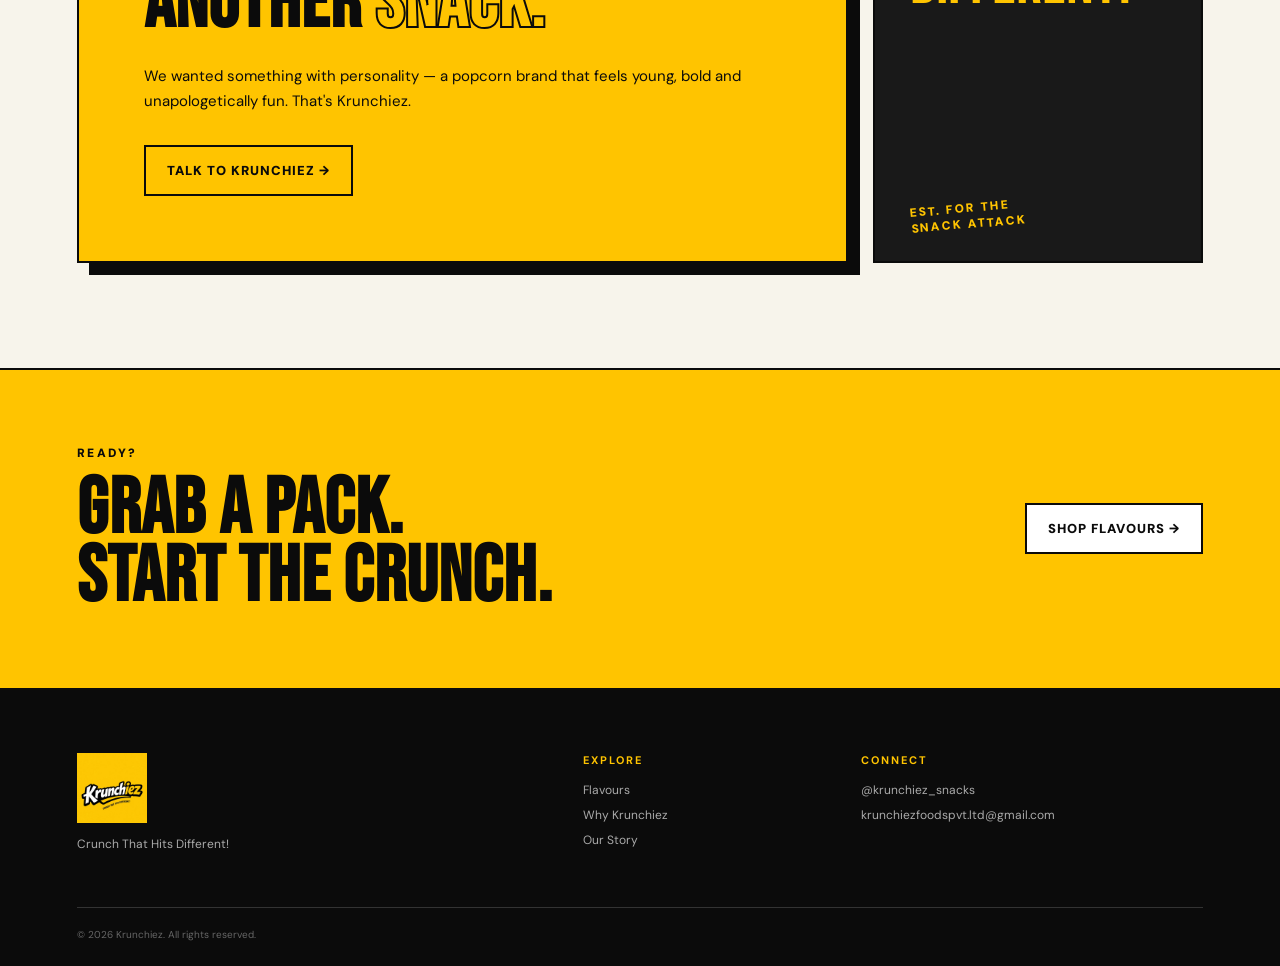
<file: index (2).html>
<!DOCTYPE html>

<html lang="en">
<head>
<meta charset="utf-8"/>
<meta content="width=device-width, initial-scale=1.0" name="viewport"/>
<meta content="Krunchiez — Crunch That Hits Different! Bold, crunchy popcorn in Peri Peri, Madness Masala and Caramel." name="description"/>
<title>Krunchiez | Crunch That Hits Different!</title>
<link href="https://fonts.googleapis.com" rel="preconnect"/>
<link crossorigin="" href="https://fonts.gstatic.com" rel="preconnect"/>
<link href="https://fonts.googleapis.com/css2?family=Bebas+Neue&amp;family=DM+Sans:wght@400;500;600;700;800&amp;display=swap" rel="stylesheet"/>
<link rel="stylesheet" href="./style.css">
<script src="./script.js" defer></script>

</head>
<body>
<div class="topbar">CRUNCH THAT HITS DIFFERENT! <span>•</span> BIG FLAVOUR. BOLD CRUNCH.</div>
<header class="nav">
<a class="brand" href="#home">
<img alt="Krunchiez logo" src="./assets/logo.jpg"/>
</a>
<nav>
<a href="#products">Flavours</a>
<a href="#why">Why Krunchiez</a>
<a href="#story">Our Story</a>
<a href="#contact">Contact</a>
</nav>
<button class="cart-btn" id="openCart">Cart <span id="cartCount">0</span></button>
</header>
<main id="home">
<section class="hero">
<div class="hero-copy">
<div class="eyebrow">POPCORN • BUT MAKE IT LOUD</div>
<h1>SNACK<br/><em>WITHOUT</em><br/>THE BORING.</h1>
<p>Big crunch. Bold flavours. Zero boring bites. Meet the popcorn made to hit different.</p>
<div class="hero-actions">
<a class="btn btn-dark" href="#products">Explore Flavours <span>→</span></a>
<a class="text-link" href="#story">Meet Krunchiez</a>
</div>
<div class="mini-proof">
<div><strong>3</strong><span>bold<br/>flavours</span></div>
<div><strong>52g</strong><span>standard<br/>pack</span></div>
<div><strong>₹32</strong><span>starting<br/>price</span></div>
</div>
</div>
<div class="hero-art">
<div class="burst">BOLD<br/>CRUNCH<br/>ONLY</div>
<img alt="Krunchiez popcorn products" src="./assets/hero.png"/>
<div class="floating-note">OPEN.<br/>CRUNCH.<br/>REPEAT.</div>
</div>
</section>
<section class="ticker">
<div>PERI PERI</div><div>✦</div><div>MADNESS MASALA</div><div>✦</div><div>CARAMEL</div><div>✦</div><div>KRUNCHIEZ</div><div>✦</div>
</section>
<section class="products section" id="products">
<div class="section-head">
<div>
<div class="eyebrow">PICK YOUR MOOD</div>
<h2>THE FLAVOUR<br/>LINE-UP.</h2>
</div>
<p>Three personalities. One seriously crunchy obsession.</p>
</div>
<div class="product-grid">
<article class="product-card peri">
<div class="flavour-tag">SPICY &amp; ZESTY</div>
<div class="product-image"><img alt="Krunchiez Peri Peri popcorn" src="./assets/peri-peri.jpg"/></div>
<div class="product-info">
<h3>PERI PERI</h3>
<p>Spicy, zesty and made for snack attacks.</p>
<div class="product-bottom"><strong>₹32</strong><span>52 g</span></div>
<button class="add-btn" data-name="Peri Peri" data-price="32" data-weight="52 g">ADD TO CART +</button>
</div>
</article>
<article class="product-card masala">
<div class="flavour-tag">DESI BOLD FLAVOUR</div>
<div class="product-image"><img alt="Krunchiez Madness Masala popcorn" src="./assets/madness-masala.jpg"/></div>
<div class="product-info">
<h3>MADNESS MASALA</h3>
<p>Desi masala energy with a seriously bold crunch.</p>
<div class="product-bottom"><strong>₹32</strong><span>52 g</span></div>
<button class="add-btn" data-name="Madness Masala" data-price="32" data-weight="52 g">ADD TO CART +</button>
</div>
</article>
<article class="product-card caramel">
<div class="flavour-tag">SWEET &amp; CRUNCHY</div>
<div class="product-image"><img alt="Krunchiez Caramel popcorn" src="./assets/caramel.jpg"/></div>
<div class="product-info">
<h3>CARAMEL</h3>
<p>Sweet, crunchy and irresistibly snackable.</p>
<div class="product-bottom"><strong>₹42</strong><span>52 g</span></div>
<button class="add-btn" data-name="Caramel" data-price="42" data-weight="52 g">ADD TO CART +</button>
</div>
</article>
</div>
</section>
<section class="why section" id="why">
<div class="why-visual">
<div class="stamp">REAL<br/>INGREDIENTS.<br/>BOLD CRUNCH.</div>
<div class="big-word">KRUNCH</div>
</div>
<div class="why-copy">
<div class="eyebrow">WHY KRUNCHIEZ?</div>
<h2>YOUR SNACK<br/>JUST GOT<br/><em>LOUDER.</em></h2>
<div class="feature"><span>01</span><div><h4>NO ADDED PRESERVATIVES</h4><p>Simple snacking with no added preservatives.</p></div></div>
<div class="feature"><span>02</span><div><h4>NO PALM OIL</h4><p>Made without palm oil, keeping our ingredient choice straightforward.</p></div></div>
<div class="feature"><span>03</span><div><h4>SMARTER SNACKING</h4><p>A better everyday snack option without compromising on bold flavour and crunch.</p></div></div>
<div class="feature"><span>04</span><div><h4>BOLD FLAVOURS</h4><p>Flavours designed to be noticed, not forgotten.</p></div></div>
<div class="feature"><span>05</span><div><h4>CRUNCH-FIRST</h4><p>Every bite is built around the crunch you came for.</p></div></div>
</div>
</section>
<section class="story section" id="story">
<div class="story-card">
<div class="eyebrow">THE KRUNCHIEZ STORY</div>
<h2>WE DIDN'T WANT<br/>ANOTHER <em>SNACK.</em></h2>
<p>We wanted something with personality — a popcorn brand that feels young, bold and unapologetically fun. That's Krunchiez.</p>
<a class="btn btn-yellow" href="mailto:krunchiezfoodspvt.ltd@gmail.com">Talk to Krunchiez →</a>
</div>
<div class="story-side">
<div class="quote">“CRUNCH<br/>THAT HITS<br/>DIFFERENT!”</div>
<div class="scribble">EST. FOR THE<br/>SNACK ATTACK</div>
</div>
</section>
<section class="cta">
<div>
<div class="eyebrow">READY?</div>
<h2>GRAB A PACK.<br/>START THE CRUNCH.</h2>
</div>
<a class="btn btn-light" href="#products">SHOP FLAVOURS →</a>
</section>
</main>
<footer id="contact">
<div class="footer-brand">
<img alt="Krunchiez" src="./assets/logo.jpg"/>
<p>Crunch That Hits Different!</p>
</div>
<div>
<h4>EXPLORE</h4>
<a href="#products">Flavours</a>
<a href="#why">Why Krunchiez</a>
<a href="#story">Our Story</a>
</div>
<div>
<h4>CONNECT</h4>
<a href="https://instagram.com/krunchiez_snacks" rel="noopener" target="_blank">@krunchiez_snacks</a>
<a href="mailto:krunchiezfoodspvt.ltd@gmail.com">krunchiezfoodspvt.ltd@gmail.com</a>
</div>
<div class="footer-bottom">© 2026 Krunchiez. All rights reserved.</div>
</footer>
<aside class="cart-panel" id="cartPanel">
<div class="cart-head"><h3>YOUR CART</h3><button id="closeCart">×</button></div>
<div class="cart-items" id="cartItems"><p class="empty">Your cart is waiting for a crunch.</p></div>
<div class="cart-total"><span>TOTAL</span><strong id="cartTotal">₹0</strong></div>
<button class="checkout-btn" id="checkoutBtn">CHECKOUT →</button>
<p class="checkout-note">Online payment &amp; delivery integration can be connected next.</p>
</aside>
<div class="overlay" id="overlay"></div>
<div class="toast" id="toast">Added to cart ✦</div>

</body>
</html>
</file>
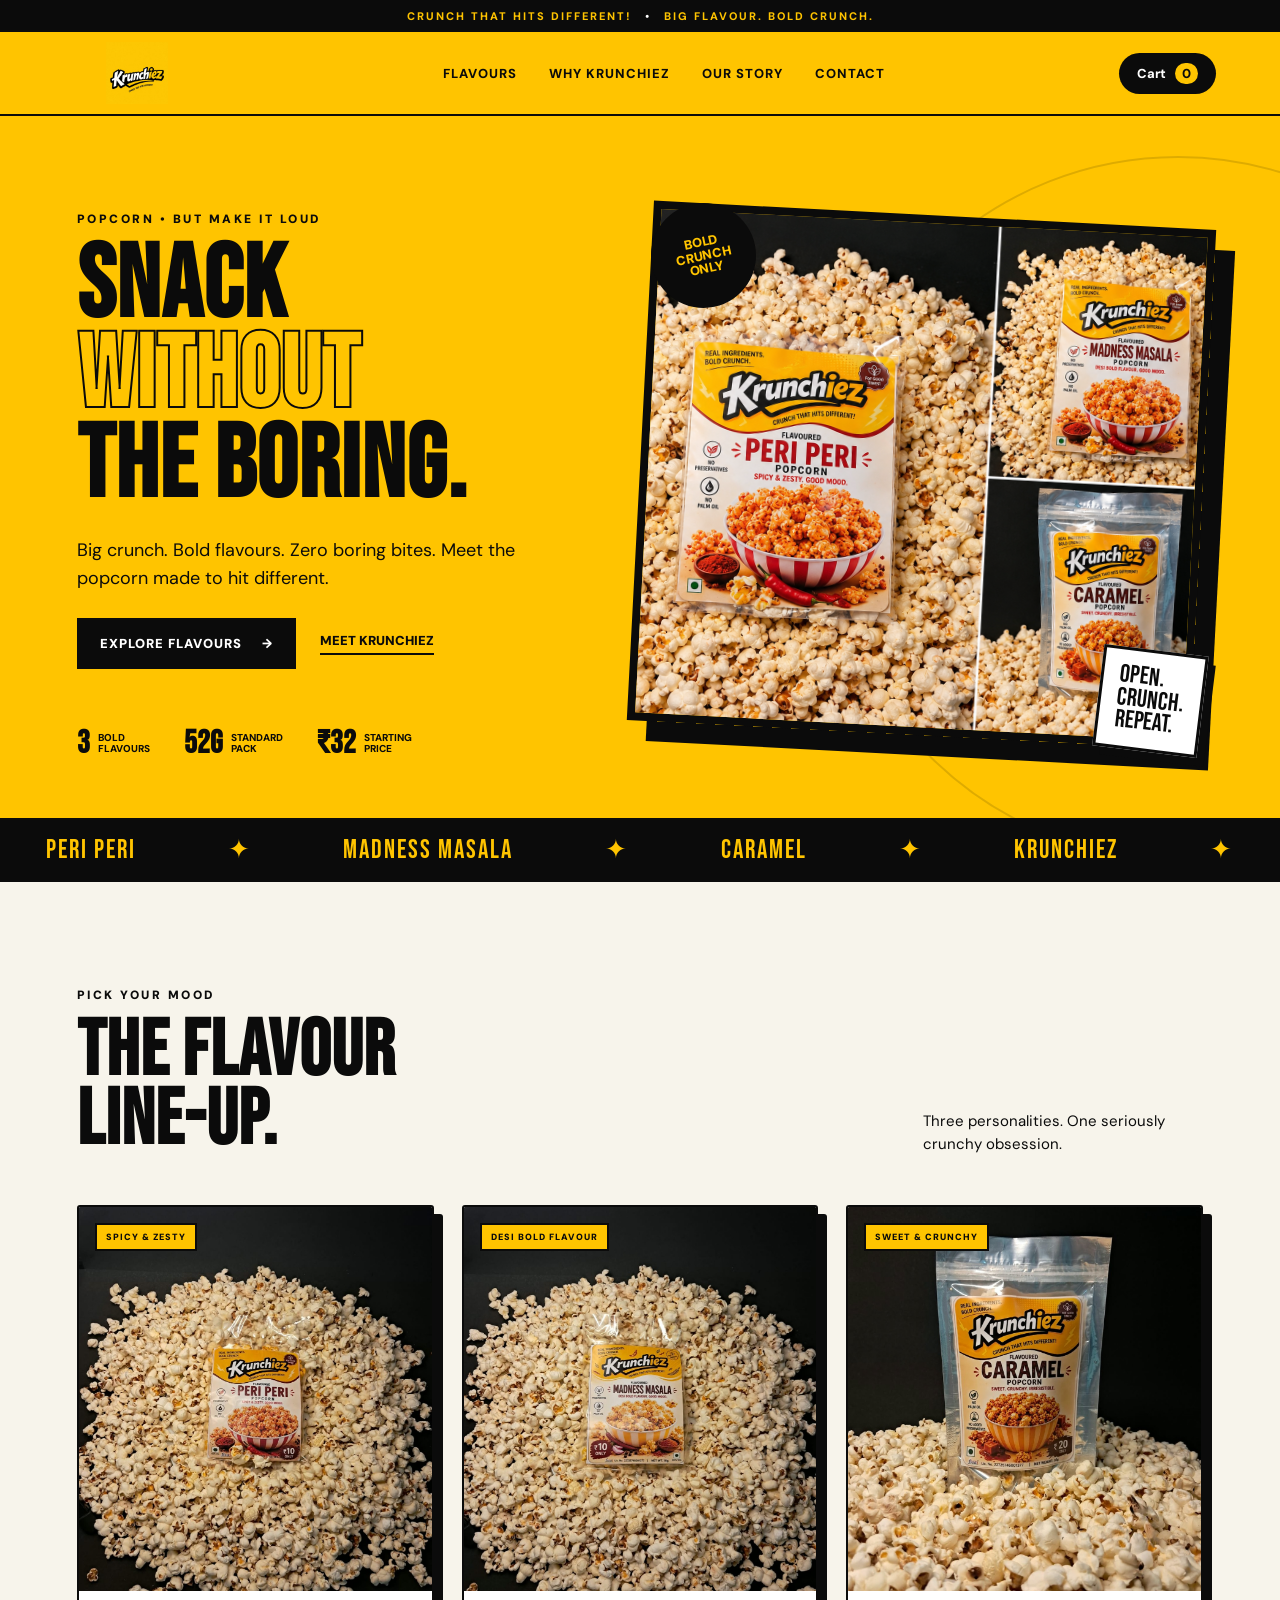
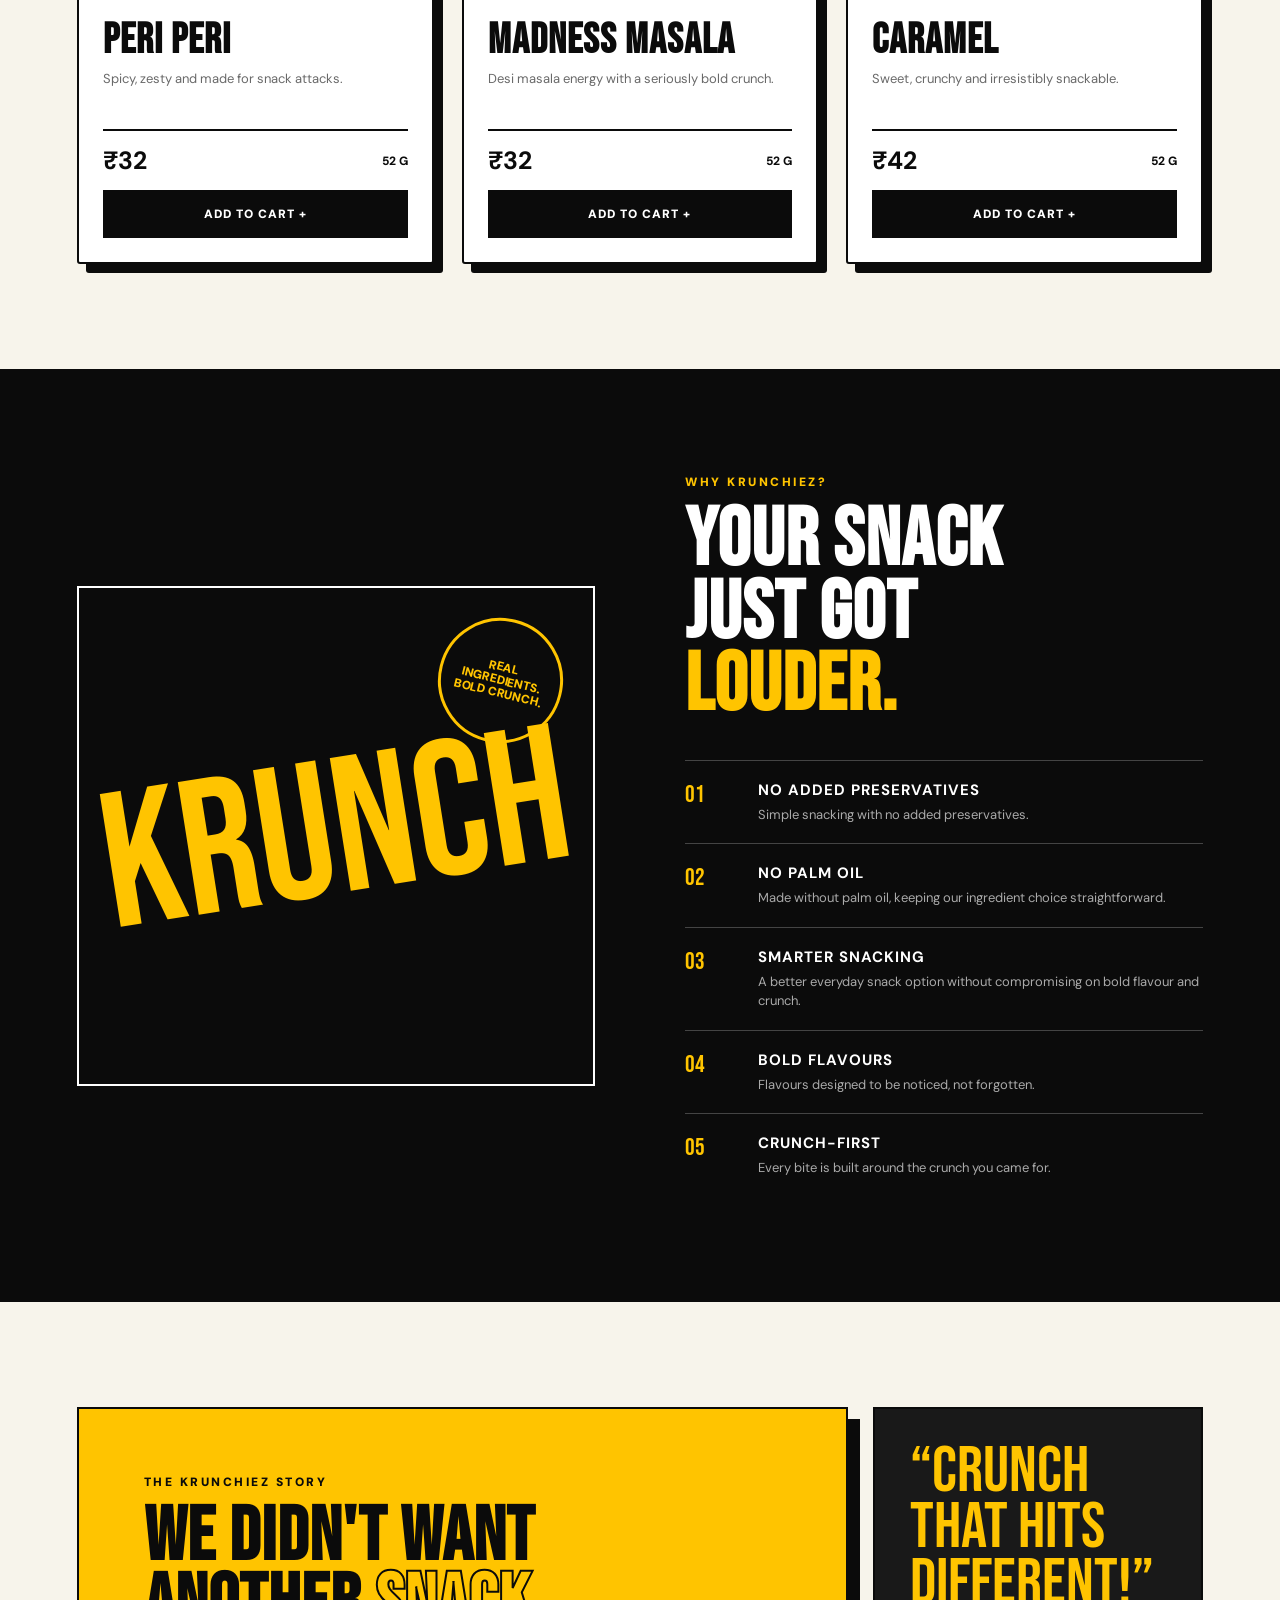
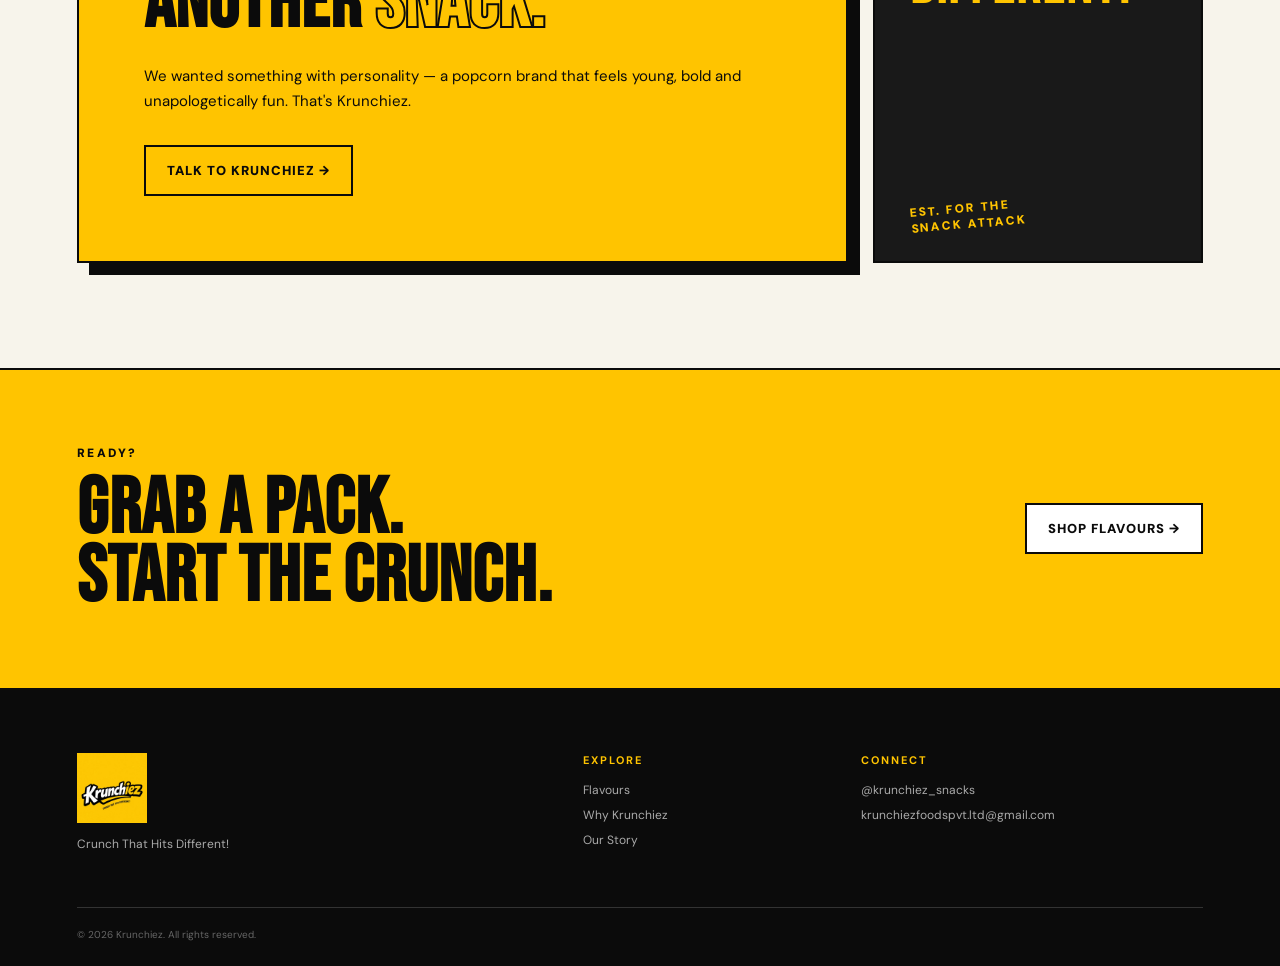
<file: index (3).html>
<!DOCTYPE html>

<html lang="en">
<head>
<meta charset="utf-8"/>
<meta content="width=device-width, initial-scale=1.0" name="viewport"/>
<meta content="Krunchiez — Crunch That Hits Different! Bold, crunchy popcorn in Peri Peri, Madness Masala and Caramel." name="description"/>
<title>Krunchiez | Crunch That Hits Different!</title>
<link href="https://fonts.googleapis.com" rel="preconnect"/>
<link crossorigin="" href="https://fonts.gstatic.com" rel="preconnect"/>
<link href="https://fonts.googleapis.com/css2?family=Bebas+Neue&amp;family=DM+Sans:wght@400;500;600;700;800&amp;display=swap" rel="stylesheet"/>
<link rel="stylesheet" href="./style.css">
<script src="./script.js" defer></script>

</head>
<body>
<div class="topbar">CRUNCH THAT HITS DIFFERENT! <span>•</span> BIG FLAVOUR. BOLD CRUNCH.</div>
<header class="nav">
<a class="brand" href="#home">
<img alt="Krunchiez logo" src="./assets/logo.jpg"/>
</a>
<nav>
<a href="#products">Flavours</a>
<a href="#why">Why Krunchiez</a>
<a href="#story">Our Story</a>
<a href="#contact">Contact</a>
</nav>
<button class="cart-btn" id="openCart">Cart <span id="cartCount">0</span></button>
</header>
<main id="home">
<section class="hero">
<div class="hero-copy">
<div class="eyebrow">POPCORN • BUT MAKE IT LOUD</div>
<h1>SNACK<br/><em>WITHOUT</em><br/>THE BORING.</h1>
<p>Big crunch. Bold flavours. Zero boring bites. Meet the popcorn made to hit different.</p>
<div class="hero-actions">
<a class="btn btn-dark" href="#products">Explore Flavours <span>→</span></a>
<a class="text-link" href="#story">Meet Krunchiez</a>
</div>
<div class="mini-proof">
<div><strong>3</strong><span>bold<br/>flavours</span></div>
<div><strong>52g</strong><span>standard<br/>pack</span></div>
<div><strong>₹32</strong><span>starting<br/>price</span></div>
</div>
</div>
<div class="hero-art">
<div class="burst">BOLD<br/>CRUNCH<br/>ONLY</div>
<img alt="Krunchiez popcorn products" src="./assets/hero.png"/>
<div class="floating-note">OPEN.<br/>CRUNCH.<br/>REPEAT.</div>
</div>
</section>
<section class="ticker">
<div>PERI PERI</div><div>✦</div><div>MADNESS MASALA</div><div>✦</div><div>CARAMEL</div><div>✦</div><div>KRUNCHIEZ</div><div>✦</div>
</section>
<section class="products section" id="products">
<div class="section-head">
<div>
<div class="eyebrow">PICK YOUR MOOD</div>
<h2>THE FLAVOUR<br/>LINE-UP.</h2>
</div>
<p>Three personalities. One seriously crunchy obsession.</p>
</div>
<div class="product-grid">
<article class="product-card peri">
<div class="flavour-tag">SPICY &amp; ZESTY</div>
<div class="product-image"><img alt="Krunchiez Peri Peri popcorn" src="./assets/peri-peri.jpg"/></div>
<div class="product-info">
<h3>PERI PERI</h3>
<p>Spicy, zesty and made for snack attacks.</p>
<div class="product-bottom"><strong>₹32</strong><span>52 g</span></div>
<button class="add-btn" data-name="Peri Peri" data-price="32" data-weight="52 g">ADD TO CART +</button>
</div>
</article>
<article class="product-card masala">
<div class="flavour-tag">DESI BOLD FLAVOUR</div>
<div class="product-image"><img alt="Krunchiez Madness Masala popcorn" src="./assets/madness-masala.jpg"/></div>
<div class="product-info">
<h3>MADNESS MASALA</h3>
<p>Desi masala energy with a seriously bold crunch.</p>
<div class="product-bottom"><strong>₹32</strong><span>52 g</span></div>
<button class="add-btn" data-name="Madness Masala" data-price="32" data-weight="52 g">ADD TO CART +</button>
</div>
</article>
<article class="product-card caramel">
<div class="flavour-tag">SWEET &amp; CRUNCHY</div>
<div class="product-image"><img alt="Krunchiez Caramel popcorn" src="./assets/caramel.jpg"/></div>
<div class="product-info">
<h3>CARAMEL</h3>
<p>Sweet, crunchy and irresistibly snackable.</p>
<div class="product-bottom"><strong>₹42</strong><span>52 g</span></div>
<button class="add-btn" data-name="Caramel" data-price="42" data-weight="52 g">ADD TO CART +</button>
</div>
</article>
</div>
</section>
<section class="why section" id="why">
<div class="why-visual">
<div class="stamp">REAL<br/>INGREDIENTS.<br/>BOLD CRUNCH.</div>
<div class="big-word">KRUNCH</div>
</div>
<div class="why-copy">
<div class="eyebrow">WHY KRUNCHIEZ?</div>
<h2>YOUR SNACK<br/>JUST GOT<br/><em>LOUDER.</em></h2>
<div class="feature"><span>01</span><div><h4>NO ADDED PRESERVATIVES</h4><p>Simple snacking with no added preservatives.</p></div></div>
<div class="feature"><span>02</span><div><h4>NO PALM OIL</h4><p>Made without palm oil, keeping our ingredient choice straightforward.</p></div></div>
<div class="feature"><span>03</span><div><h4>SMARTER SNACKING</h4><p>A better everyday snack option without compromising on bold flavour and crunch.</p></div></div>
<div class="feature"><span>04</span><div><h4>BOLD FLAVOURS</h4><p>Flavours designed to be noticed, not forgotten.</p></div></div>
<div class="feature"><span>05</span><div><h4>CRUNCH-FIRST</h4><p>Every bite is built around the crunch you came for.</p></div></div>
</div>
</section>
<section class="story section" id="story">
<div class="story-card">
<div class="eyebrow">THE KRUNCHIEZ STORY</div>
<h2>WE DIDN'T WANT<br/>ANOTHER <em>SNACK.</em></h2>
<p>We wanted something with personality — a popcorn brand that feels young, bold and unapologetically fun. That's Krunchiez.</p>
<a class="btn btn-yellow" href="mailto:krunchiezfoodspvt.ltd@gmail.com">Talk to Krunchiez →</a>
</div>
<div class="story-side">
<div class="quote">“CRUNCH<br/>THAT HITS<br/>DIFFERENT!”</div>
<div class="scribble">EST. FOR THE<br/>SNACK ATTACK</div>
</div>
</section>
<section class="cta">
<div>
<div class="eyebrow">READY?</div>
<h2>GRAB A PACK.<br/>START THE CRUNCH.</h2>
</div>
<a class="btn btn-light" href="#products">SHOP FLAVOURS →</a>
</section>
</main>
<footer id="contact">
<div class="footer-brand">
<img alt="Krunchiez" src="./assets/logo.jpg"/>
<p>Crunch That Hits Different!</p>
</div>
<div>
<h4>EXPLORE</h4>
<a href="#products">Flavours</a>
<a href="#why">Why Krunchiez</a>
<a href="#story">Our Story</a>
</div>
<div>
<h4>CONNECT</h4>
<a href="https://instagram.com/krunchiez_snacks" rel="noopener" target="_blank">@krunchiez_snacks</a>
<a href="mailto:krunchiezfoodspvt.ltd@gmail.com">krunchiezfoodspvt.ltd@gmail.com</a>
</div>
<div class="footer-bottom">© 2026 Krunchiez. All rights reserved.</div>
</footer>
<aside class="cart-panel" id="cartPanel">
<div class="cart-head"><h3>YOUR CART</h3><button id="closeCart">×</button></div>
<div class="cart-items" id="cartItems"><p class="empty">Your cart is waiting for a crunch.</p></div>
<div class="cart-total"><span>TOTAL</span><strong id="cartTotal">₹0</strong></div>
<button class="checkout-btn" id="checkoutBtn">CHECKOUT →</button>
<p class="checkout-note">Online payment &amp; delivery integration can be connected next.</p>
</aside>
<div class="overlay" id="overlay"></div>
<div class="toast" id="toast">Added to cart ✓</div>

<script src="./script.js?v=3"></script>
</body>
</html>
</file>
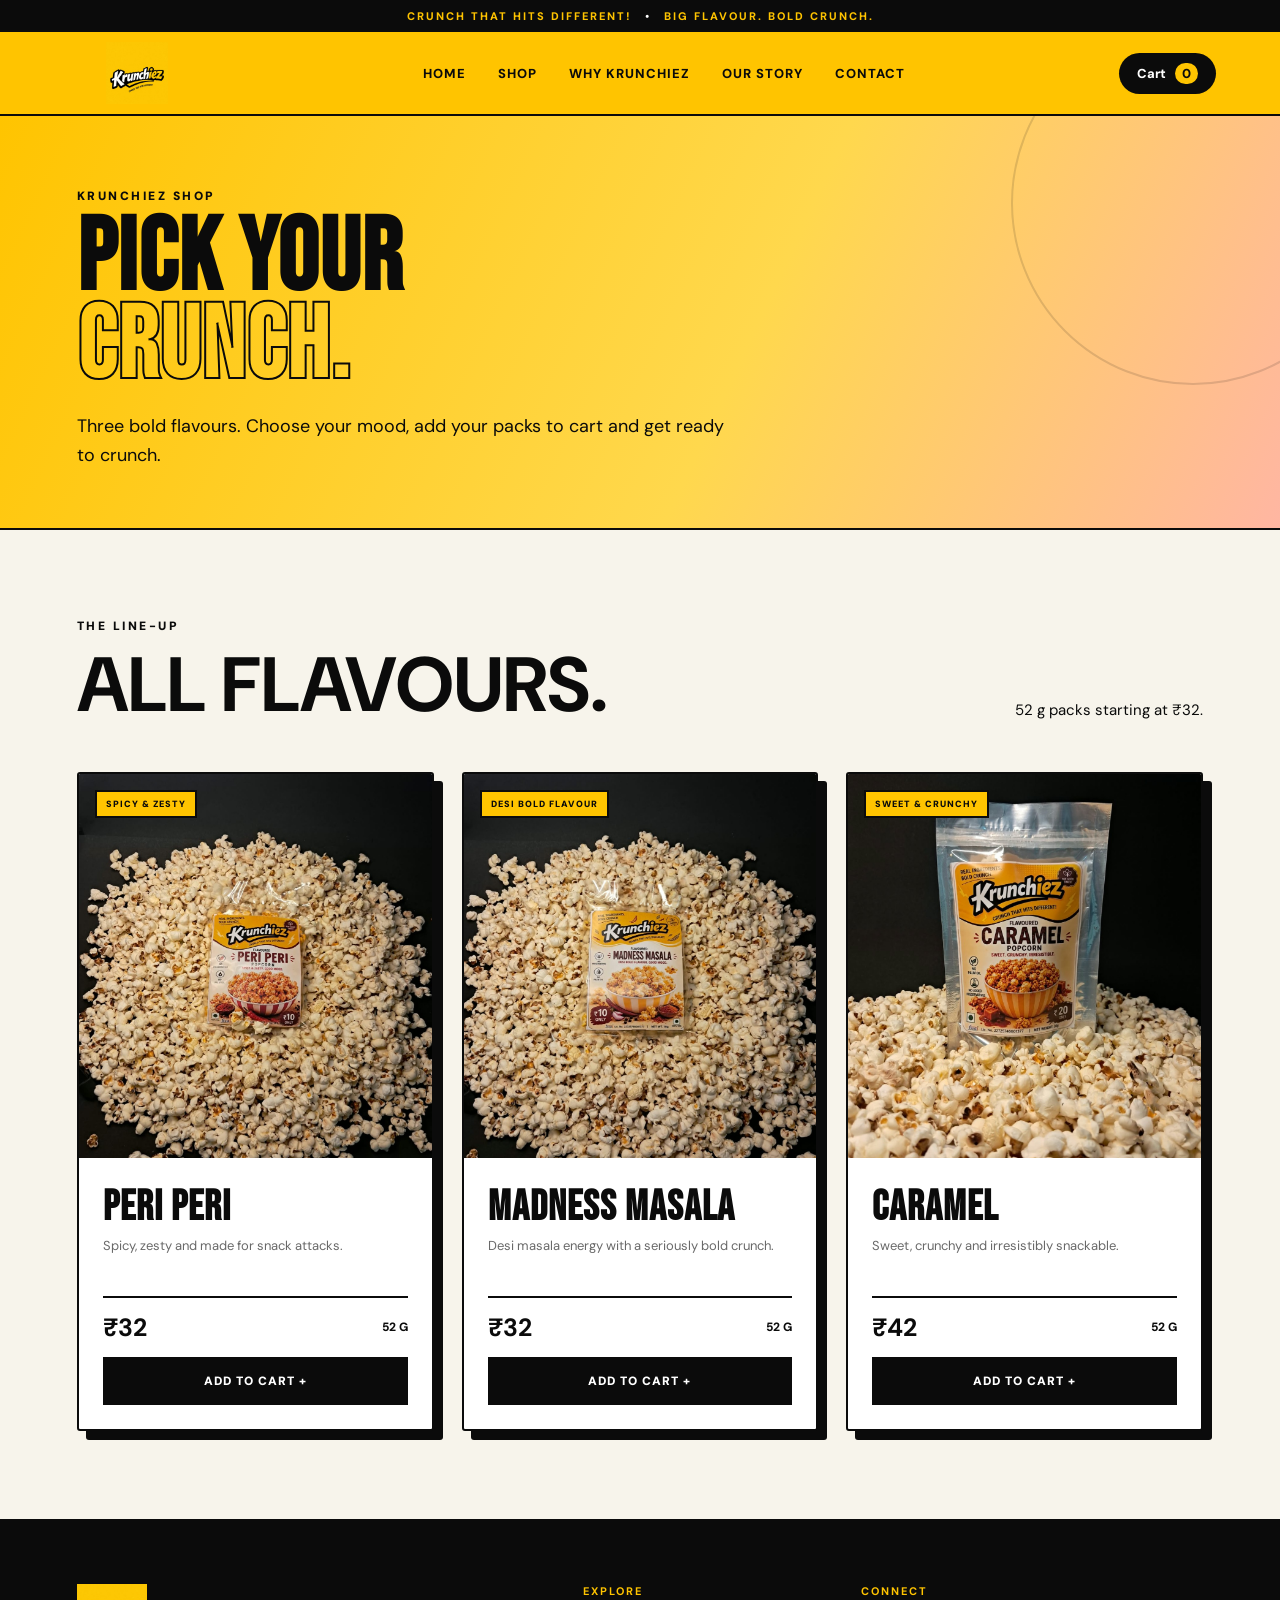
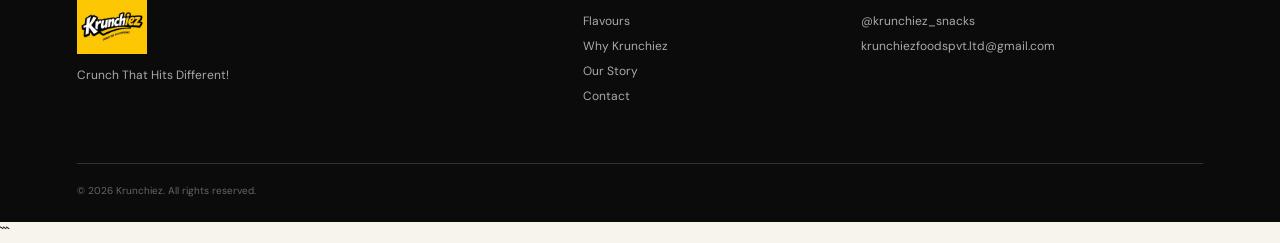
<file: shop.html>
<!doctype html>
<html lang="en">
<head>
  <meta charset="utf-8">
  <meta name="viewport" content="width=device-width, initial-scale=1.0">
  <meta name="description" content="Krunchiez — Crunch That Hits Different! Bold popcorn in Peri Peri, Madness Masala and Caramel.">
  <title>Shop | Krunchiez</title>

  <link rel="preconnect" href="https://fonts.googleapis.com">
  <link rel="preconnect" href="https://fonts.gstatic.com" crossorigin>
  <link href="https://fonts.googleapis.com/css2?family=Bebas+Neue&family=DM+Sans:wght@400;500;600;700;800&display=swap" rel="stylesheet">

  <link rel="stylesheet" href="./style.css">
  <script src="./script.js" defer></script>
</head>

<body>
  <div class="topbar">
    CRUNCH THAT HITS DIFFERENT!
    <span>•</span> BIG FLAVOUR. BOLD CRUNCH.
  </div>

  <header class="nav">
    <a class="brand" href="index.html">
      <img alt="Krunchiez logo" src="./assets/logo.jpg">
    </a>

    <nav>
      <a href="index.html">Home</a>
      <a href="shop.html">Shop</a>
      <a href="why.html">Why Krunchiez</a>
      <a href="story.html">Our Story</a>
      <a href="contact.html">Contact</a>
    </nav>

    <button class="cart-btn" id="openCart">
      Cart <span id="cartCount">0</span>
    </button>
  </header>

  <main>
    <section class="page-hero">
      <div class="eyebrow">KRUNCHIEZ SHOP</div>
      <h1>PICK YOUR<br><em>CRUNCH.</em></h1>
      <p>Three bold flavours. Choose your mood, add your packs to cart and get ready to crunch.</p>
    </section>

    <section class="page-content">
      <div class="section-head">
        <div>
          <div class="eyebrow">THE LINE-UP</div>
          <h2>ALL FLAVOURS.</h2>
        </div>
        <p>52 g packs starting at ₹32.</p>
      </div>

      <div class="product-grid">

        <!-- PERI PERI -->
        <article class="product-card peri">
          <div class="flavour-tag">SPICY &amp; ZESTY</div>

          <a class="product-image" href="product.html?product=peri-peri">
            <img
              src="./assets/peri-peri.jpg"
              alt="Krunchiez Peri Peri popcorn packet"
              loading="lazy"
              onerror="this.onerror=null;this.alt='Peri Peri packet image unavailable';"
            >
          </a>

          <div class="product-info">
            <h3>PERI PERI</h3>
            <p>Spicy, zesty and made for snack attacks.</p>

            <div class="product-bottom">
              <strong>₹32</strong>
              <span>52 g</span>
            </div>

            <button class="add-btn"
              data-name="Peri Peri"
              data-price="32"
              data-weight="52 g">
              ADD TO CART +
            </button>
          </div>
        </article>

        <!-- MADNESS MASALA -->
        <article class="product-card masala">
          <div class="flavour-tag">DESI BOLD FLAVOUR</div>

          <a class="product-image" href="product.html?product=madness-masala">
            <img
              src="./assets/madness-masala.jpg"
              alt="Krunchiez Madness Masala popcorn packet"
              loading="lazy"
              onerror="this.onerror=null;this.alt='Madness Masala packet image unavailable';"
            >
          </a>

          <div class="product-info">
            <h3>MADNESS MASALA</h3>
            <p>Desi masala energy with a seriously bold crunch.</p>

            <div class="product-bottom">
              <strong>₹32</strong>
              <span>52 g</span>
            </div>

            <button class="add-btn"
              data-name="Madness Masala"
              data-price="32"
              data-weight="52 g">
              ADD TO CART +
            </button>
          </div>
        </article>

        <!-- CARAMEL -->
        <article class="product-card caramel">
          <div class="flavour-tag">SWEET &amp; CRUNCHY</div>

          <a class="product-image" href="product.html?product=caramel">
            <img
              src="./assets/caramel.jpg"
              alt="Krunchiez Caramel popcorn packet"
              loading="lazy"
              onerror="this.onerror=null;this.alt='Caramel packet image unavailable';"
            >
          </a>

          <div class="product-info">
            <h3>CARAMEL</h3>
            <p>Sweet, crunchy and irresistibly snackable.</p>

            <div class="product-bottom">
              <strong>₹42</strong>
              <span>52 g</span>
            </div>

            <button class="add-btn"
              data-name="Caramel"
              data-price="42"
              data-weight="52 g">
              ADD TO CART +
            </button>
          </div>
        </article>

      </div>
    </section>
  </main>

  <footer>
    <div class="footer-brand">
      <img alt="Krunchiez" src="./assets/logo.jpg">
      <p>Crunch That Hits Different!</p>
    </div>

    <div>
      <h4>EXPLORE</h4>
      <a href="shop.html">Flavours</a>
      <a href="why.html">Why Krunchiez</a>
      <a href="story.html">Our Story</a>
      <a href="contact.html">Contact</a>
    </div>

    <div>
      <h4>CONNECT</h4>
      <a href="https://instagram.com/krunchiez_snacks"
         rel="noopener" target="_blank">@krunchiez_snacks</a>
      <a href="mailto:krunchiezfoodspvt.ltd@gmail.com">krunchiezfoodspvt.ltd@gmail.com</a>
    </div>

    <div class="footer-bottom">
      © 2026 Krunchiez. All rights reserved.
    </div>
  </footer>

  <!-- CART: Existing script.js controls this panel -->
  <aside class="cart-panel" id="cartPanel">
    <div class="cart-head">
      <h3>YOUR CART</h3>
      <button id="closeCart">×</button>
    </div>

    <div class="cart-items" id="cartItems">
      <p class="empty">Your cart is waiting for a crunch.</p>
    </div>

    <div class="cart-total">
      <span>TOTAL</span>
      <strong id="cartTotal">₹0</strong>
    </div>

    <button class="checkout-btn" id="checkoutBtn">
      CHECKOUT →
    </button>

    <p class="checkout-note">Secure checkout and delivery details come next.</p>
  </aside>

  <div class="overlay" id="overlay"></div>
  <div class="toast" id="toast">Added to cart ✓</div>
</body>
</html>
```
</file>
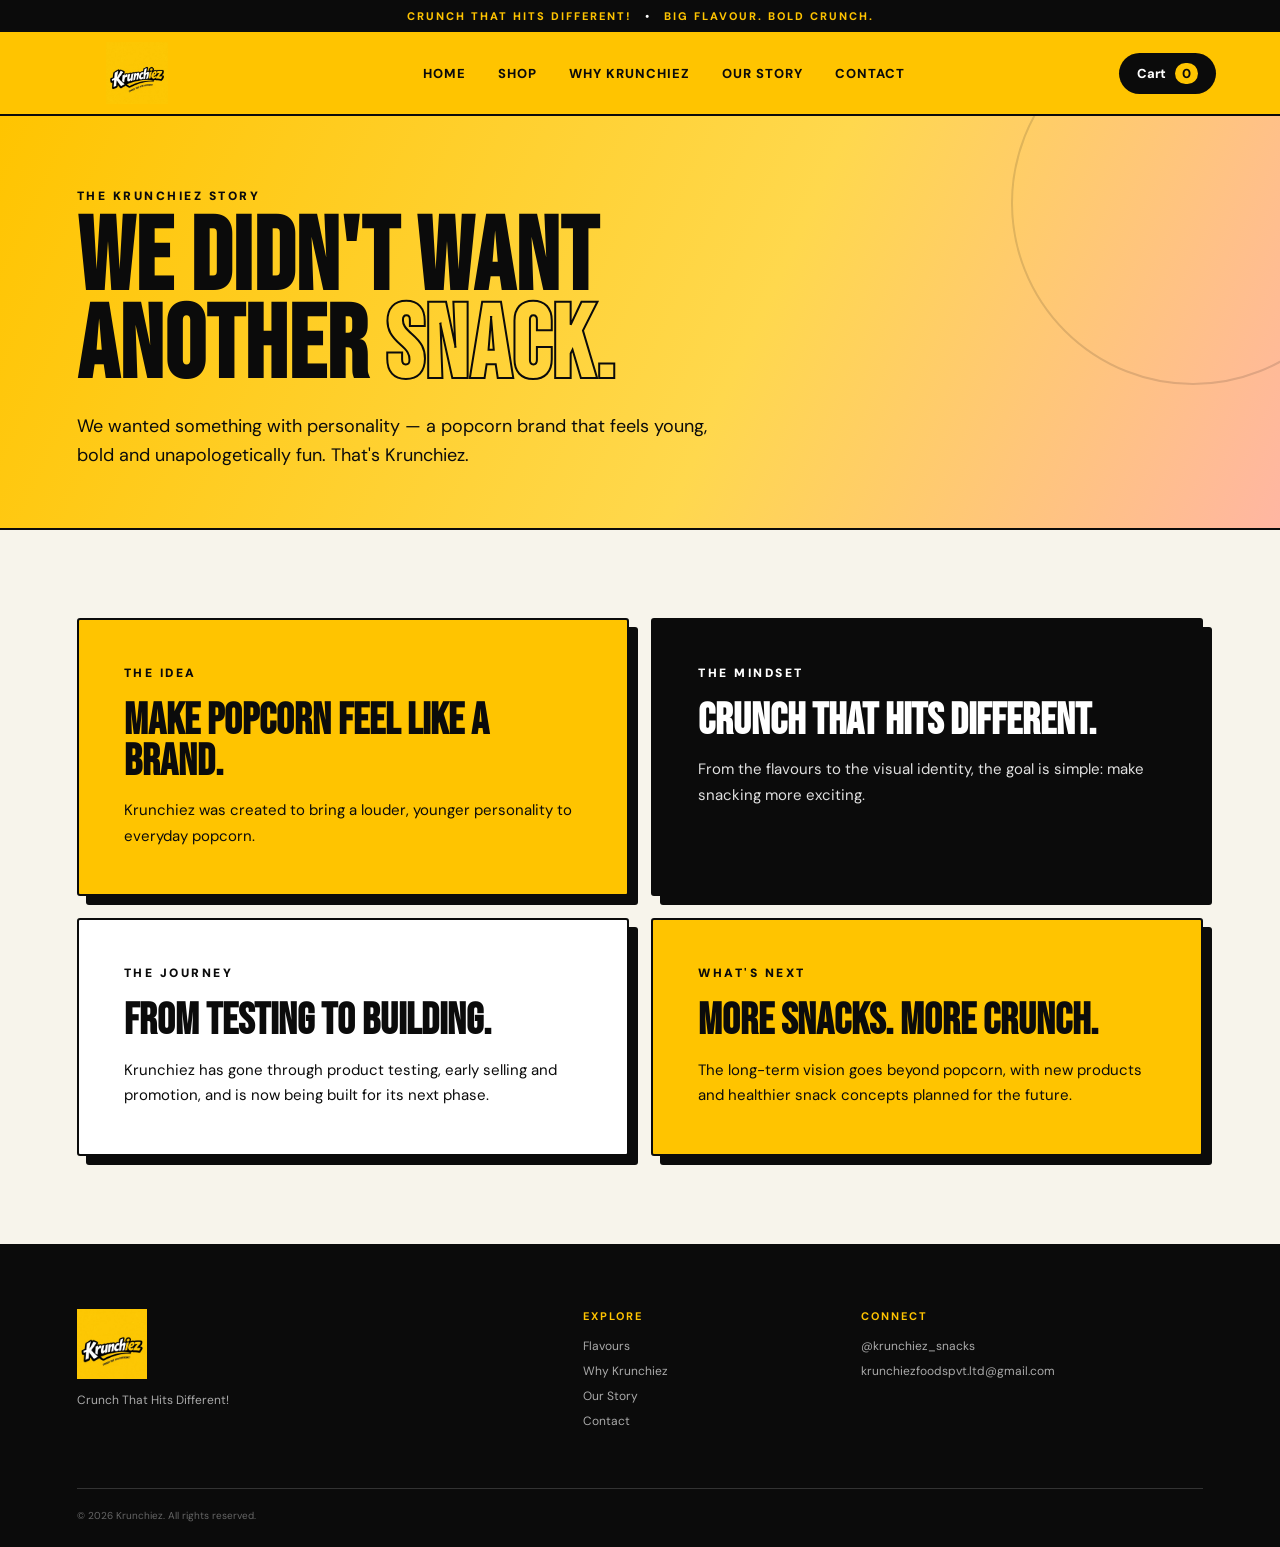
<file: story.html>
<!doctype html><html lang="en"><head><meta charset="utf-8"><meta name="viewport" content="width=device-width,initial-scale=1.0"><meta name="description" content="Krunchiez — Crunch That Hits Different! Bold popcorn in Peri Peri, Madness Masala and Caramel."><title>Our Story | Krunchiez</title><link rel="preconnect" href="https://fonts.googleapis.com"><link rel="preconnect" href="https://fonts.gstatic.com" crossorigin><link href="https://fonts.googleapis.com/css2?family=Bebas+Neue&family=DM+Sans:wght@400;500;600;700;800&display=swap" rel="stylesheet"><link rel="stylesheet" href="./style.css"><script src="./script.js" defer></script></head><body><div class="topbar">CRUNCH THAT HITS DIFFERENT! <span>•</span> BIG FLAVOUR. BOLD CRUNCH.</div><header class="nav"><a class="brand" href="index.html"><img alt="Krunchiez logo" src="./assets/logo.jpg"></a><nav><a href="index.html">Home</a><a href="shop.html">Shop</a><a href="why.html">Why Krunchiez</a><a href="story.html">Our Story</a><a href="contact.html">Contact</a></nav><button class="cart-btn" id="openCart">Cart <span id="cartCount">0</span></button></header><main><section class="page-hero"><div class="eyebrow">THE KRUNCHIEZ STORY</div><h1>WE DIDN'T WANT<br>ANOTHER <em>SNACK.</em></h1><p>We wanted something with personality — a popcorn brand that feels young, bold and unapologetically fun. That's Krunchiez.</p></section><section class="page-content"><div class="story-grid"><div class="story-block yellow"><div class="eyebrow">THE IDEA</div><h3>MAKE POPCORN FEEL LIKE A BRAND.</h3><p>Krunchiez was created to bring a louder, younger personality to everyday popcorn.</p></div><div class="story-block dark"><div class="eyebrow">THE MINDSET</div><h3>CRUNCH THAT HITS DIFFERENT.</h3><p>From the flavours to the visual identity, the goal is simple: make snacking more exciting.</p></div><div class="story-block"><div class="eyebrow">THE JOURNEY</div><h3>FROM TESTING TO BUILDING.</h3><p>Krunchiez has gone through product testing, early selling and promotion, and is now being built for its next phase.</p></div><div class="story-block yellow"><div class="eyebrow">WHAT'S NEXT</div><h3>MORE SNACKS. MORE CRUNCH.</h3><p>The long-term vision goes beyond popcorn, with new products and healthier snack concepts planned for the future.</p></div></div></section></main><footer><div class="footer-brand"><img alt="Krunchiez" src="./assets/logo.jpg"><p>Crunch That Hits Different!</p></div><div><h4>EXPLORE</h4><a href="shop.html">Flavours</a><a href="why.html">Why Krunchiez</a><a href="story.html">Our Story</a><a href="contact.html">Contact</a></div><div><h4>CONNECT</h4><a href="https://instagram.com/krunchiez_snacks" rel="noopener" target="_blank">@krunchiez_snacks</a><a href="mailto:krunchiezfoodspvt.ltd@gmail.com">krunchiezfoodspvt.ltd@gmail.com</a></div><div class="footer-bottom">© 2026 Krunchiez. All rights reserved.</div></footer><aside class="cart-panel" id="cartPanel"><div class="cart-head"><h3>YOUR CART</h3><button id="closeCart">×</button></div><div class="cart-items" id="cartItems"><p class="empty">Your cart is waiting for a crunch.</p></div><div class="cart-total"><span>TOTAL</span><strong id="cartTotal">₹0</strong></div><button class="checkout-btn" id="checkoutBtn">CHECKOUT →</button><p class="checkout-note">Secure checkout and delivery details come next.</p></aside><div class="overlay" id="overlay"></div><div class="toast" id="toast">Added to cart ✓</div></body></html>
</file>
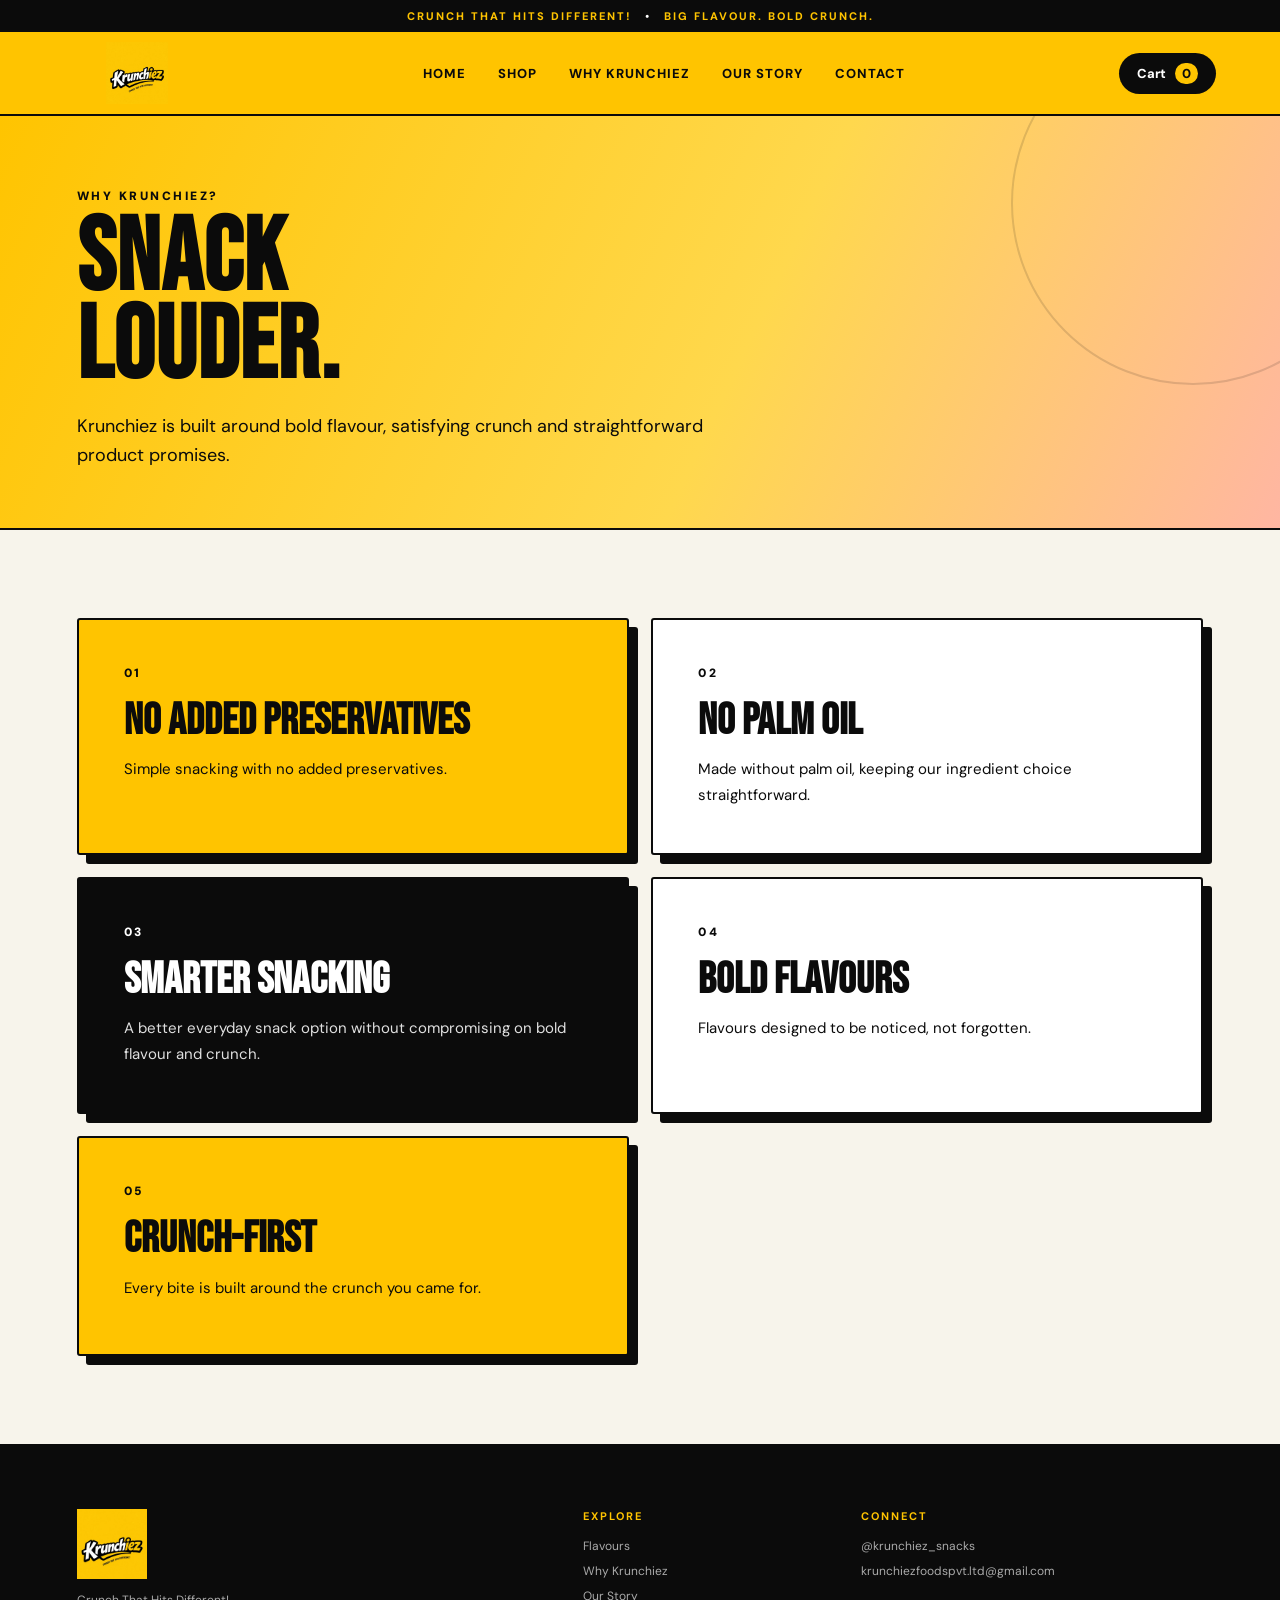
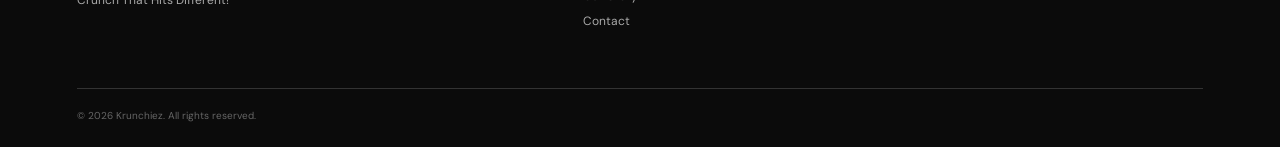
<file: why.html>
<!doctype html><html lang="en"><head><meta charset="utf-8"><meta name="viewport" content="width=device-width,initial-scale=1.0"><meta name="description" content="Krunchiez — Crunch That Hits Different! Bold popcorn in Peri Peri, Madness Masala and Caramel."><title>Why Krunchiez</title><link rel="preconnect" href="https://fonts.googleapis.com"><link rel="preconnect" href="https://fonts.gstatic.com" crossorigin><link href="https://fonts.googleapis.com/css2?family=Bebas+Neue&family=DM+Sans:wght@400;500;600;700;800&display=swap" rel="stylesheet"><link rel="stylesheet" href="./style.css"><script src="./script.js" defer></script></head><body><div class="topbar">CRUNCH THAT HITS DIFFERENT! <span>•</span> BIG FLAVOUR. BOLD CRUNCH.</div><header class="nav"><a class="brand" href="index.html"><img alt="Krunchiez logo" src="./assets/logo.jpg"></a><nav><a href="index.html">Home</a><a href="shop.html">Shop</a><a href="why.html">Why Krunchiez</a><a href="story.html">Our Story</a><a href="contact.html">Contact</a></nav><button class="cart-btn" id="openCart">Cart <span id="cartCount">0</span></button></header><main><section class="page-hero"><div class="eyebrow">WHY KRUNCHIEZ?</div><h1>SNACK<br>LOUDER.</h1><p>Krunchiez is built around bold flavour, satisfying crunch and straightforward product promises.</p></section><section class="page-content"><div class="story-grid"><div class="story-block yellow"><div class="eyebrow">01</div><h3>NO ADDED PRESERVATIVES</h3><p>Simple snacking with no added preservatives.</p></div><div class="story-block"><div class="eyebrow">02</div><h3>NO PALM OIL</h3><p>Made without palm oil, keeping our ingredient choice straightforward.</p></div><div class="story-block dark"><div class="eyebrow">03</div><h3>SMARTER SNACKING</h3><p>A better everyday snack option without compromising on bold flavour and crunch.</p></div><div class="story-block"><div class="eyebrow">04</div><h3>BOLD FLAVOURS</h3><p>Flavours designed to be noticed, not forgotten.</p></div><div class="story-block yellow"><div class="eyebrow">05</div><h3>CRUNCH-FIRST</h3><p>Every bite is built around the crunch you came for.</p></div></div></section></main><footer><div class="footer-brand"><img alt="Krunchiez" src="./assets/logo.jpg"><p>Crunch That Hits Different!</p></div><div><h4>EXPLORE</h4><a href="shop.html">Flavours</a><a href="why.html">Why Krunchiez</a><a href="story.html">Our Story</a><a href="contact.html">Contact</a></div><div><h4>CONNECT</h4><a href="https://instagram.com/krunchiez_snacks" rel="noopener" target="_blank">@krunchiez_snacks</a><a href="mailto:krunchiezfoodspvt.ltd@gmail.com">krunchiezfoodspvt.ltd@gmail.com</a></div><div class="footer-bottom">© 2026 Krunchiez. All rights reserved.</div></footer><aside class="cart-panel" id="cartPanel"><div class="cart-head"><h3>YOUR CART</h3><button id="closeCart">×</button></div><div class="cart-items" id="cartItems"><p class="empty">Your cart is waiting for a crunch.</p></div><div class="cart-total"><span>TOTAL</span><strong id="cartTotal">₹0</strong></div><button class="checkout-btn" id="checkoutBtn">CHECKOUT →</button><p class="checkout-note">Secure checkout and delivery details come next.</p></aside><div class="overlay" id="overlay"></div><div class="toast" id="toast">Added to cart ✓</div></body></html>
</file>
<file: style.css>
:root{
  --yellow:#ffc400;
  --yellow2:#ffcf21;
  --black:#0b0b0b;
  --paper:#f7f4eb;
  --muted:#696969;
  --red:#a83224;
  --white:#fff;
  --line:#1a1a1a;
}
*{box-sizing:border-box;margin:0;padding:0}
html{scroll-behavior:smooth}
body{font-family:"DM Sans",Arial,sans-serif;background:var(--paper);color:var(--black);overflow-x:hidden}
a{text-decoration:none;color:inherit}
button{font:inherit;border:0;cursor:pointer}
.topbar{background:var(--black);color:var(--yellow);font-size:11px;font-weight:800;letter-spacing:2px;text-align:center;padding:9px 12px}
.topbar span{margin:0 8px;color:white}
.nav{height:84px;background:var(--yellow);display:flex;align-items:center;justify-content:space-between;padding:0 5vw;border-bottom:2px solid var(--black);position:sticky;top:0;z-index:20}
.brand{width:145px;height:62px;overflow:hidden;display:flex;align-items:center}
.brand img{display:block;width:100%;height:100%;object-fit:contain;object-position:center;mix-blend-mode:normal;background:transparent}
.nav nav{display:flex;gap:32px;font-size:13px;font-weight:800;text-transform:uppercase;letter-spacing:1px}
.nav nav a:hover{opacity:.55}
.cart-btn{background:var(--black);color:white;padding:12px 18px;border-radius:999px;font-weight:800;font-size:13px}
.cart-btn span{background:var(--yellow);color:var(--black);padding:2px 7px;border-radius:99px;margin-left:6px}
.hero{min-height:700px;background:var(--yellow);display:grid;grid-template-columns:1fr 1fr;position:relative;overflow:hidden;padding:70px 6vw 55px}
.hero:after{content:"";position:absolute;width:700px;height:700px;border:2px solid rgba(0,0,0,.13);border-radius:50%;right:-250px;top:40px}
.hero-copy{position:relative;z-index:2;max-width:650px;padding-top:25px}
.eyebrow{font-size:12px;font-weight:900;letter-spacing:2.5px;text-transform:uppercase;margin-bottom:15px}
.hero h1,.section h2,.cta h2{font-family:"Bebas Neue",Impact,sans-serif;letter-spacing:1px;line-height:.88;font-size:clamp(70px,8vw,128px)}
.hero h1 em,.section h2 em{font-style:normal;-webkit-text-stroke:2px var(--black);color:transparent}
.hero-copy>p{font-size:18px;line-height:1.55;max-width:500px;margin:25px 0}
.hero-actions{display:flex;align-items:center;gap:24px}
.btn{display:inline-flex;align-items:center;justify-content:center;gap:20px;padding:15px 21px;font-size:13px;font-weight:900;text-transform:uppercase;letter-spacing:1px;border:2px solid var(--black)}
.btn-dark{background:var(--black);color:white}
.btn-dark:hover{transform:translateY(-2px)}
.btn-yellow{background:var(--yellow);color:var(--black)}
.text-link{font-size:13px;font-weight:900;text-transform:uppercase;border-bottom:2px solid var(--black);padding-bottom:4px}
.mini-proof{display:flex;gap:34px;margin-top:55px}
.mini-proof div{display:flex;gap:8px;align-items:center}
.mini-proof strong{font-family:"Bebas Neue";font-size:32px}
.mini-proof span{font-size:10px;font-weight:800;text-transform:uppercase;line-height:1.05}
.hero-art{position:relative;z-index:2;display:flex;align-items:center;justify-content:center;min-height:520px}
.hero-art img{width:min(100%,620px);height:520px;object-fit:cover;transform:rotate(3deg);border:8px solid var(--black);box-shadow:20px 20px 0 var(--black)}
.burst{position:absolute;z-index:3;left:2%;top:3%;background:var(--black);color:var(--yellow);width:105px;height:105px;border-radius:50%;display:flex;align-items:center;justify-content:center;text-align:center;font-weight:900;font-size:13px;line-height:1.05;transform:rotate(-12deg)}
.floating-note{position:absolute;right:0;bottom:2%;z-index:3;background:white;border:3px solid var(--black);padding:14px 16px;font-family:"Bebas Neue";font-size:25px;line-height:.9;transform:rotate(7deg);box-shadow:8px 8px 0 var(--black)}
.ticker{height:64px;background:var(--black);color:var(--yellow);display:flex;align-items:center;justify-content:space-around;font-family:"Bebas Neue";font-size:26px;letter-spacing:2px;white-space:nowrap;overflow:hidden}
.section{padding:105px 6vw}
.section-head{display:flex;justify-content:space-between;align-items:end;margin-bottom:50px}
.section-head h2{font-size:78px}
.section-head>p{max-width:280px;font-size:15px;line-height:1.5}
.product-grid{display:grid;grid-template-columns:repeat(3,1fr);gap:24px}
.product-card{border:2px solid var(--black);background:white;position:relative;box-shadow:9px 9px 0 var(--black);transition:.25s}
.product-card:hover{transform:translateY(-8px)}
.product-card .flavour-tag{position:absolute;z-index:2;top:16px;left:16px;background:var(--yellow);border:2px solid var(--black);padding:6px 9px;font-size:9px;font-weight:900;letter-spacing:1px}
.product-image{height:390px;overflow:hidden;background:#171717}
.product-image img{width:100%;height:100%;object-fit:cover}
.product-info{padding:23px}
.product-info h3{font-family:"Bebas Neue";font-size:42px;letter-spacing:1px}
.product-info p{color:var(--muted);font-size:13px;min-height:40px;margin:4px 0 17px}
.product-bottom{display:flex;align-items:center;justify-content:space-between;border-top:2px solid var(--black);padding:13px 0;font-size:12px;font-weight:800;text-transform:uppercase}
.product-bottom strong{font-size:25px}
.add-btn{width:100%;background:var(--black);color:white;padding:13px;font-weight:900;font-size:12px;letter-spacing:1px}
.add-btn:hover{background:var(--yellow);color:var(--black)}
.why{background:var(--black);color:white;display:grid;grid-template-columns:1fr 1fr;gap:90px;align-items:center}
.why .eyebrow{color:var(--yellow)}
.why-copy h2{font-size:82px;margin-bottom:38px}
.why-copy h2 em{color:var(--yellow);-webkit-text-stroke:0}
.why-visual{min-height:500px;border:2px solid white;position:relative;display:flex;align-items:center;justify-content:center;overflow:hidden}
.big-word{font-family:"Bebas Neue";font-size:clamp(110px,15vw,240px);line-height:.7;color:var(--yellow);transform:rotate(-9deg)}
.stamp{position:absolute;top:30px;right:30px;border:3px solid var(--yellow);color:var(--yellow);border-radius:50%;width:125px;height:125px;display:flex;align-items:center;justify-content:center;text-align:center;font-weight:900;font-size:12px;line-height:1.1;transform:rotate(14deg)}
.feature{display:grid;grid-template-columns:55px 1fr;gap:18px;padding:19px 0;border-top:1px solid #444}
.feature>span{font-family:"Bebas Neue";color:var(--yellow);font-size:24px}
.feature h4{font-size:15px;letter-spacing:1px;margin-bottom:5px}
.feature p{color:#aaa;font-size:13px;line-height:1.5}
.story{display:grid;grid-template-columns:1.4fr .6fr;gap:25px;background:var(--paper)}
.story-card{background:var(--yellow);border:2px solid var(--black);padding:65px;box-shadow:12px 12px 0 var(--black)}
.story-card h2{font-size:76px;margin-bottom:25px}
.story-card p{max-width:650px;line-height:1.7;font-size:15px;margin-bottom:30px}
.story-side{background:#191919;color:var(--yellow);border:2px solid var(--black);min-height:430px;padding:35px;display:flex;flex-direction:column;justify-content:space-between}
.quote{font-family:"Bebas Neue";font-size:65px;line-height:.86}
.scribble{font-size:12px;font-weight:900;letter-spacing:2px;transform:rotate(-5deg)}
.cta{background:var(--yellow);padding:75px 6vw;display:flex;justify-content:space-between;align-items:center;border-top:2px solid var(--black)}
.cta h2{font-size:78px}
.btn-light{background:white}
footer{background:var(--black);color:white;padding:65px 6vw 25px;display:grid;grid-template-columns:2fr 1fr 1.5fr;gap:50px;position:relative}
.footer-brand img{width:160px;height:70px;object-fit:contain;object-position:left center;mix-blend-mode:normal;background:transparent}
.footer-brand p{color:#aaa;font-size:12px;margin-top:8px}
footer h4{color:var(--yellow);font-size:11px;letter-spacing:2px;margin-bottom:15px}
footer>div>a{display:block;color:#aaa;font-size:12px;margin:9px 0}
footer>div>a:hover{color:white}
.footer-bottom{grid-column:1/-1;border-top:1px solid #333;padding-top:20px;color:#666;font-size:10px}
.cart-panel{position:fixed;z-index:50;right:-430px;top:0;width:min(430px,100%);height:100vh;background:var(--paper);border-left:3px solid var(--black);padding:25px;transition:.3s;display:flex;flex-direction:column}
.cart-panel.open{right:0}
.cart-head{display:flex;justify-content:space-between;align-items:center;border-bottom:2px solid var(--black);padding-bottom:18px}
.cart-head h3{font-family:"Bebas Neue";font-size:34px}
.cart-head button{background:transparent;font-size:34px}
.cart-items{flex:1;overflow:auto;padding:18px 0}
.empty{color:#777;text-align:center;margin-top:60px}
.cart-row{display:flex;justify-content:space-between;gap:12px;border-bottom:1px solid #ccc;padding:15px 0}
.cart-row h4{font-size:13px}
.cart-row small{color:#777}
.qty{display:flex;align-items:center;gap:7px}
.qty button{width:25px;height:25px;background:var(--black);color:white;border-radius:50%}
.cart-total{display:flex;justify-content:space-between;font-size:14px;font-weight:900;border-top:2px solid var(--black);padding:18px 0}
.cart-total strong{font-size:25px}
.checkout-btn{background:var(--yellow);border:2px solid var(--black);padding:16px;font-weight:900}
.checkout-note{font-size:10px;color:#777;text-align:center;margin-top:10px}
.overlay{display:none;position:fixed;inset:0;background:rgba(0,0,0,.6);z-index:40}
.overlay.show{display:block}
.toast{position:fixed;bottom:25px;left:50%;transform:translate(-50%,20px);background:var(--black);color:white;padding:12px 18px;border:2px solid var(--yellow);font-size:12px;font-weight:800;opacity:0;pointer-events:none;transition:.25s;z-index:70}
.toast.show{opacity:1;transform:translate(-50%,0)}
@media(max-width:900px){
  .nav{padding:0 4vw}.nav nav{display:none}
  .hero{grid-template-columns:1fr;padding:50px 6vw 70px}.hero-copy{padding-top:0}
  .hero-art{margin-top:45px}.hero-art img{height:420px}.burst{left:0}
  .product-grid{grid-template-columns:1fr 1fr}
  .why{grid-template-columns:1fr;gap:45px}.why-visual{min-height:350px}
  .story{grid-template-columns:1fr}.cta{gap:30px;align-items:flex-start;flex-direction:column}
}
@media(max-width:600px){
  .topbar{font-size:8px;letter-spacing:1.3px}
  .brand{width:120px}.cart-btn{padding:9px 13px}
  .hero h1{font-size:74px}.hero-copy>p{font-size:15px}
  .mini-proof{gap:18px}.mini-proof strong{font-size:25px}
  .hero-art{min-height:380px}.hero-art img{height:340px;border-width:5px;box-shadow:10px 10px 0 var(--black)}
  .floating-note{font-size:18px}.burst{width:80px;height:80px;font-size:10px}
  .ticker{font-size:20px;height:54px}
  .section{padding:75px 5vw}.section-head{display:block}.section-head h2,.why-copy h2,.story-card h2,.cta h2{font-size:58px}.section-head>p{margin-top:20px}
  .product-grid{grid-template-columns:1fr}.product-image{height:420px}
  .why-copy{padding-bottom:10px}.story-card{padding:35px 25px}.story-side{min-height:300px}
  .quote{font-size:52px}.cta{padding:65px 5vw}
  footer{grid-template-columns:1fr 1fr;padding:50px 5vw 25px}.footer-brand{grid-column:1/-1}
}



/* MULTI-PAGE ADDITIONS */
.page-hero{background:var(--yellow);padding:90px 6vw 70px;border-bottom:2px solid var(--black)}
.page-hero h1{font-family:"Bebas Neue",Impact,sans-serif;font-size:clamp(70px,9vw,125px);line-height:.86;letter-spacing:1px;margin:10px 0 20px}
.page-hero h1 em{font-style:normal;color:transparent;-webkit-text-stroke:2px var(--black)}
.page-hero p{max-width:620px;font-size:17px;line-height:1.6}
.page-content{padding:90px 6vw}
.page-content.narrow{max-width:1000px;margin:auto}
.product-detail{display:grid;grid-template-columns:1fr 1fr;gap:60px;align-items:center}
.product-detail-image{height:620px;background:#171717;border:2px solid var(--black);box-shadow:12px 12px 0 var(--black);overflow:hidden}
.product-detail-image img{width:100%;height:100%;object-fit:cover}
.product-detail h2{font-family:"Bebas Neue";font-size:80px;line-height:.9}
.product-price{font-family:"Bebas Neue";font-size:42px;margin:20px 0}
.product-detail ul{padding-left:20px;line-height:2}
.cart-page{max-width:1000px;margin:auto}
.cart-page-row{display:grid;grid-template-columns:2fr 1fr 1fr 1fr;gap:15px;padding:18px 0;border-bottom:1px solid #bbb;align-items:center}
.cart-page-row.header{font-size:11px;font-weight:900;text-transform:uppercase;letter-spacing:1px;border-bottom:2px solid var(--black)}
.cart-page-row strong{font-size:16px}
.cart-summary{margin:40px 0 0 auto;max-width:360px;border:2px solid var(--black);padding:25px;box-shadow:8px 8px 0 var(--black)}
.cart-summary>div{display:flex;justify-content:space-between;margin:10px 0}
.cart-summary .total{font-size:24px;font-weight:900;border-top:2px solid var(--black);padding-top:15px}
.qty-controls{display:flex;gap:8px;align-items:center}
.qty-controls button{width:30px;height:30px;border:1px solid var(--black);background:white;font-weight:900;cursor:pointer}
.checkout-layout{display:grid;grid-template-columns:1.2fr .8fr;gap:50px;max-width:1050px;margin:auto}
.checkout-box{border:2px solid var(--black);padding:30px;box-shadow:10px 10px 0 var(--black);background:white}
.checkout-box label{display:block;font-weight:800;font-size:13px;margin:18px 0}
.checkout-box input,.checkout-box textarea{width:100%;box-sizing:border-box;margin-top:7px;padding:13px;border:1px solid #aaa;font:inherit}
.checkout-box textarea{min-height:110px;resize:vertical}
.order-summary{background:var(--black);color:white;padding:30px}
.order-summary h3{font-family:"Bebas Neue";font-size:38px;color:var(--yellow)}
.order-summary-row{display:flex;justify-content:space-between;padding:13px 0;border-bottom:1px solid #444;font-size:13px}
.success{text-align:center;max-width:760px;margin:auto;padding:100px 20px}
.success-mark{width:90px;height:90px;border-radius:50%;background:var(--yellow);border:3px solid var(--black);display:flex;align-items:center;justify-content:center;font-size:40px;font-weight:900;margin:0 auto 25px}
.success h1{font-family:"Bebas Neue";font-size:90px;line-height:.9}
.story-grid{display:grid;grid-template-columns:1fr 1fr;gap:25px}
.story-block{padding:45px;border:2px solid var(--black);background:white;box-shadow:9px 9px 0 var(--black)}
.story-block.dark{background:var(--black);color:white}
.story-block.yellow{background:var(--yellow)}
.story-block h3{font-family:"Bebas Neue";font-size:48px;line-height:.95;margin-bottom:15px}
.contact-grid{display:grid;grid-template-columns:1fr 1fr;gap:25px}
.contact-card{border:2px solid var(--black);padding:35px;background:white;box-shadow:8px 8px 0 var(--black)}
.contact-card h3{font-family:"Bebas Neue";font-size:42px}
@media(max-width:800px){.product-detail,.checkout-layout,.story-grid,.contact-grid{grid-template-columns:1fr}.product-detail-image{height:420px}.cart-page-row{grid-template-columns:1.6fr .8fr .8fr}.cart-page-row.header{display:none}.cart-page-row .remove-col{grid-column:1/-1}.page-content{padding:70px 5vw}.page-hero{padding:65px 5vw}.product-detail h2{font-size:62px}.success h1{font-size:65px}}

/* Shared multi-page polish and reliable cart styling */
.page-hero{min-height:300px;background:linear-gradient(115deg,#ffc400 0%,#ffd84d 58%,#ffb6a2 100%);padding:72px clamp(22px,6vw,90px) 58px;position:relative;overflow:hidden}
.page-hero:after{content:"";position:absolute;width:360px;height:360px;border:2px solid rgba(11,11,11,.13);border-radius:50%;right:-95px;top:-95px;pointer-events:none}
.page-hero>*{position:relative;z-index:1}
.page-hero .eyebrow{margin-bottom:12px}
.page-hero h1{max-width:1100px;font-size:clamp(58px,8vw,112px);overflow-wrap:anywhere}
.page-hero p{max-width:650px;margin-top:18px;font-size:clamp(15px,1.5vw,18px)}
.page-content{padding:clamp(48px,7vw,88px) clamp(20px,6vw,90px);max-width:1500px;margin:0 auto}
.page-content .section-head h2{font-size:clamp(48px,6vw,78px);line-height:.95}
.product-grid{align-items:stretch;gap:clamp(16px,2.3vw,28px)}
.product-card{display:flex;flex-direction:column;min-width:0;border-radius:3px;overflow:hidden}
.product-image{display:block;height:clamp(240px,30vw,390px);background:#101729}
.product-image img{display:block;transition:transform .35s ease}
.product-card:hover .product-image img{transform:scale(1.035)}
.product-info{display:flex;flex:1;flex-direction:column;padding:clamp(16px,2vw,24px)}
.product-info p{min-height:42px}
.product-bottom{margin-top:auto}
.add-btn{min-height:48px;border:2px solid var(--black);transition:background .2s,color .2s,transform .2s}
.add-btn:active{transform:scale(.99)}
.story-grid{align-items:stretch;gap:22px}
.story-block{min-width:0;padding:clamp(24px,4vw,45px);border-radius:3px;display:flex;flex-direction:column;justify-content:flex-start;min-height:220px}
.story-block .eyebrow{margin-bottom:20px}
.story-block h3{font-size:clamp(30px,3.4vw,48px);overflow-wrap:anywhere}
.story-block p{font-size:15px;line-height:1.7;max-width:52ch}
.story-block.dark p{color:#e0e0e0}
.cart-item{display:flex;justify-content:space-between;align-items:flex-start;gap:14px;padding:17px 0;border-bottom:1px solid #d4d0c5}
.cart-item-info{display:flex;flex-direction:column;gap:5px;min-width:0}
.cart-item-info strong{font-size:14px;overflow-wrap:anywhere}
.cart-item-info span{font-size:12px;color:#666}
.cart-item-actions{display:flex;align-items:center;justify-content:flex-end;gap:7px;flex-wrap:wrap;font-size:13px}
.cart-item-actions button{min-width:28px;min-height:28px;padding:4px 8px;background:#111;color:#fff;border-radius:2px;font-weight:800}
.cart-item-actions button[data-action="remove"]{background:transparent;color:#a83224;text-decoration:underline;padding:2px}
.cart-panel .checkout-btn{width:100%;min-height:50px}
.cart-btn{white-space:nowrap}
.product-detail{gap:clamp(25px,5vw,60px)}
.product-detail-image{border-radius:3px;background:#11182a}
.product-detail-image img{display:block}
.product-detail>div:last-child>p{font-size:16px;line-height:1.7;margin:15px 0}
.product-detail .add-btn{margin-top:22px;max-width:300px}
.contact-card p{line-height:1.7;margin:12px 0}
.checkout-box label{line-height:1.5}
.checkout-box input:focus,.checkout-box textarea:focus{outline:2px solid var(--yellow);border-color:#111}
button:focus-visible,a:focus-visible,input:focus-visible,textarea:focus-visible{outline:3px solid #e89e00;outline-offset:3px}
@media(max-width:900px){
 .nav{height:auto;min-height:72px;gap:12px;flex-wrap:wrap;padding:10px 4vw}
 .nav nav{display:flex;order:3;width:100%;justify-content:center;gap:clamp(10px,3vw,24px);flex-wrap:wrap;padding:5px 0 3px;font-size:11px}
 .brand{width:125px;height:54px}.cart-btn{margin-left:auto}
 .page-hero{padding:56px 5vw 48px}
 .page-content{padding:55px 5vw}
 .product-grid{grid-template-columns:repeat(2,minmax(0,1fr))}
 .product-detail{grid-template-columns:1fr 1fr}
 .product-detail-image{height:440px}
}
@media(max-width:600px){
 .nav nav{gap:9px 15px;font-size:10px}
 .page-hero h1{font-size:clamp(52px,14vw,76px)}
 .product-grid{grid-template-columns:1fr}
 .product-image{height:350px}
 .story-grid{grid-template-columns:1fr}
 .story-block{min-height:unset}
 .product-detail{grid-template-columns:1fr;gap:30px}
 .product-detail-image{height:min(105vw,430px)}
 .cart-page-row{grid-template-columns:1.3fr .7fr .8fr;gap:8px;font-size:12px}
 .cart-page-row>span:last-child{grid-column:1/-1}
 .cart-page-row strong{font-size:14px}
 .checkout-layout{grid-template-columns:1fr;gap:25px}
 .checkout-box,.order-summary{padding:22px}
 footer{gap:30px}
}
</file>
